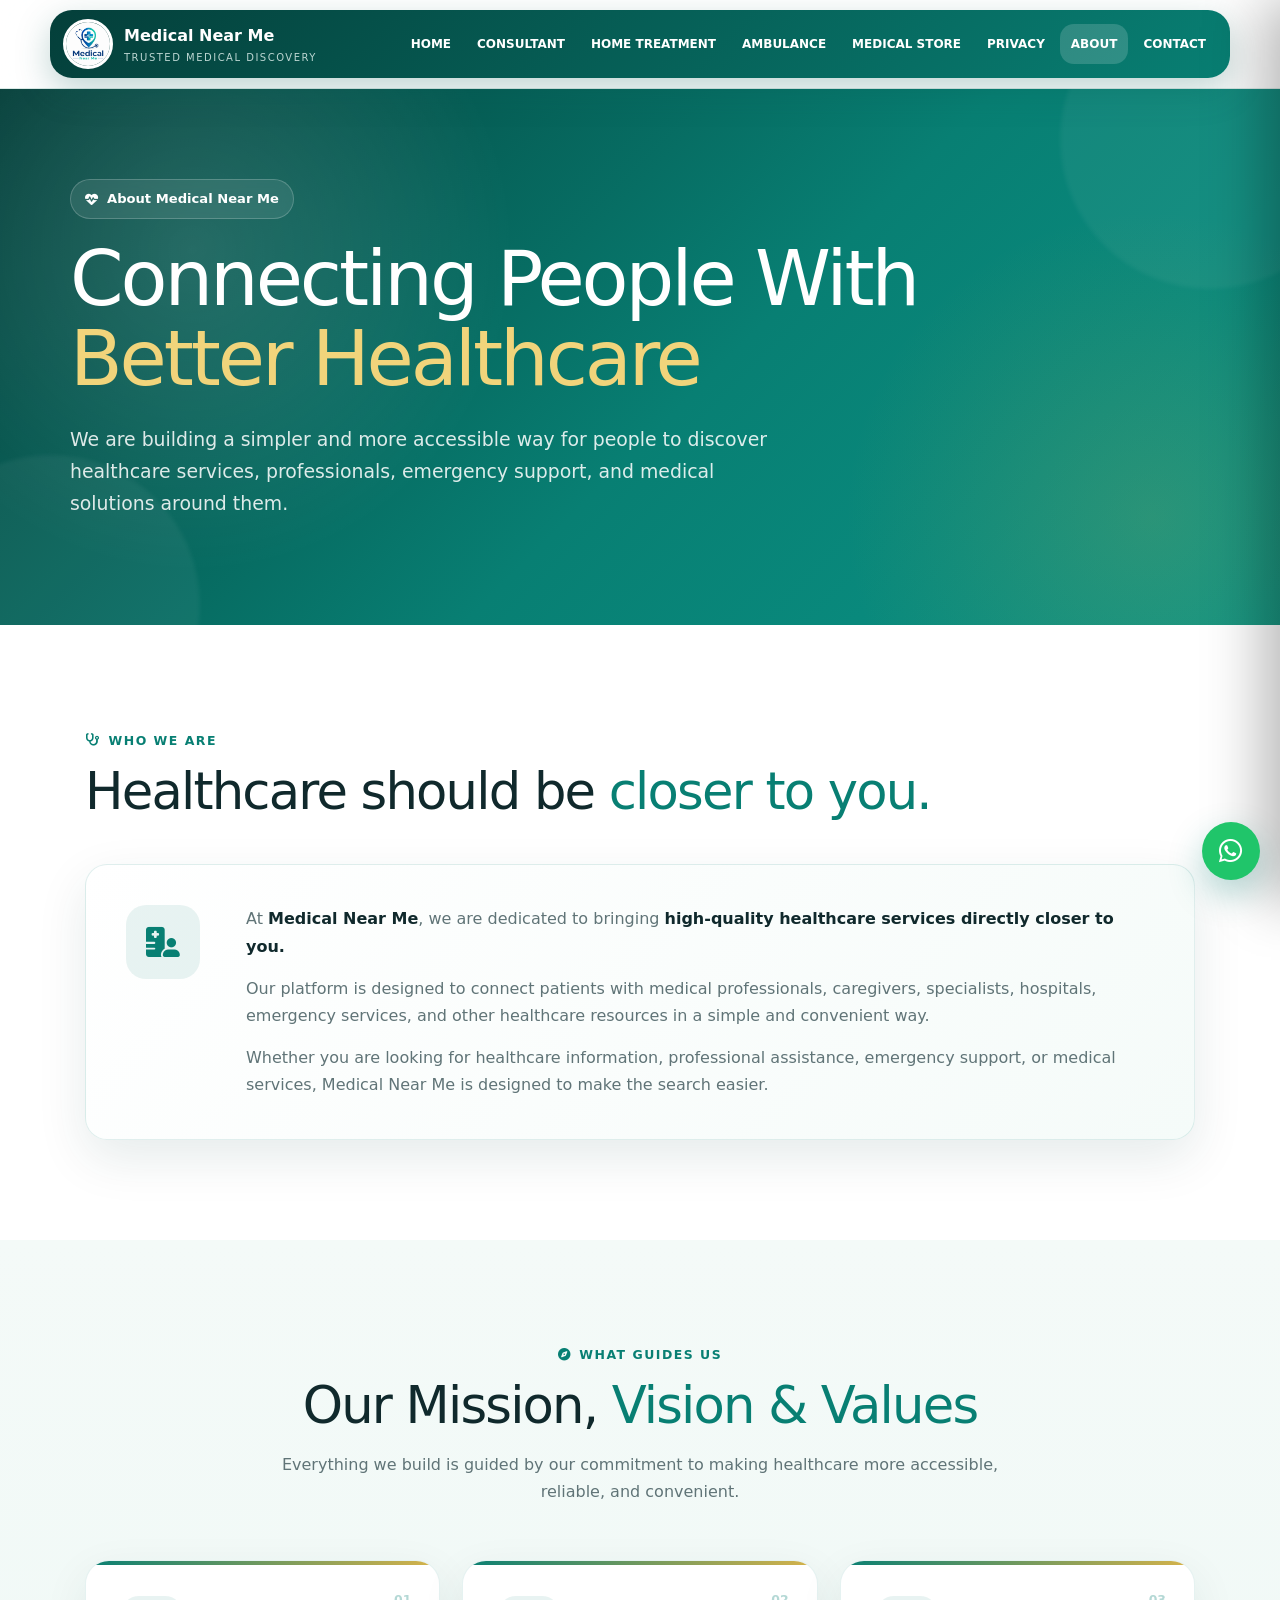
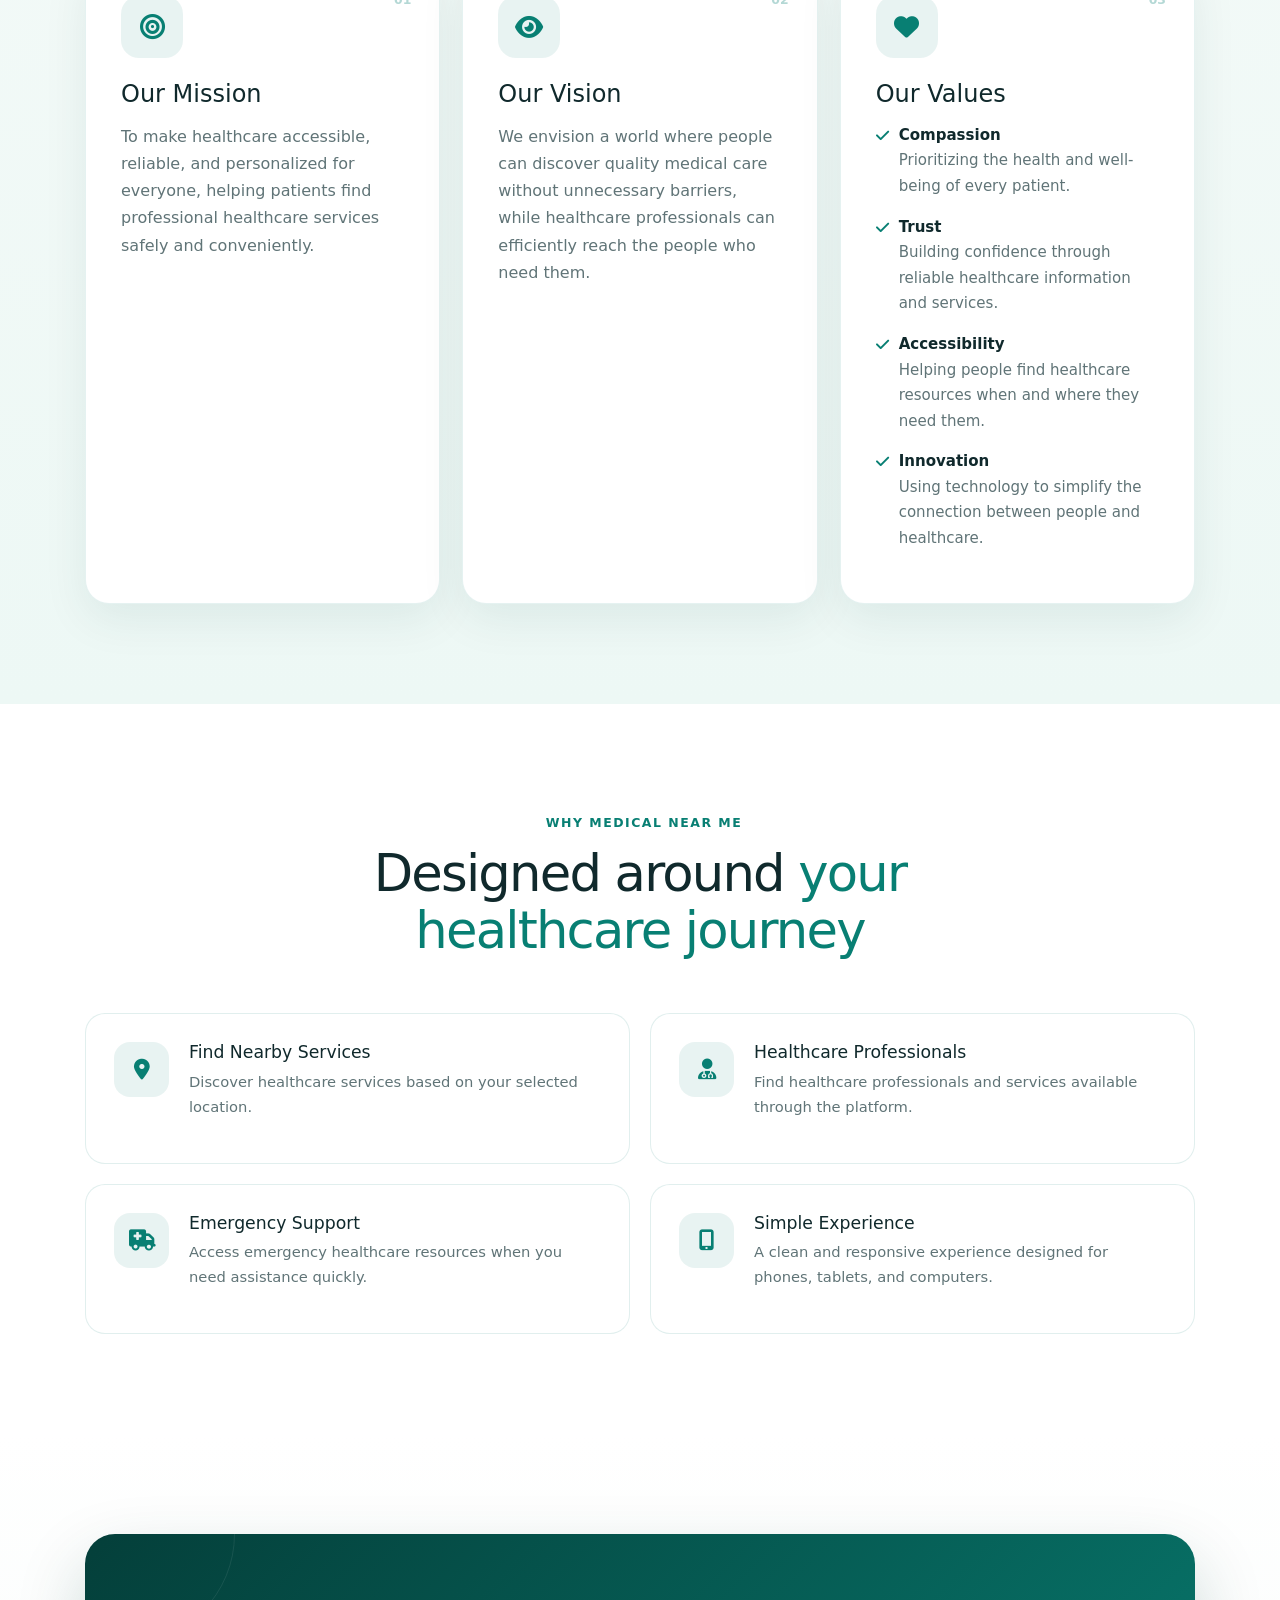
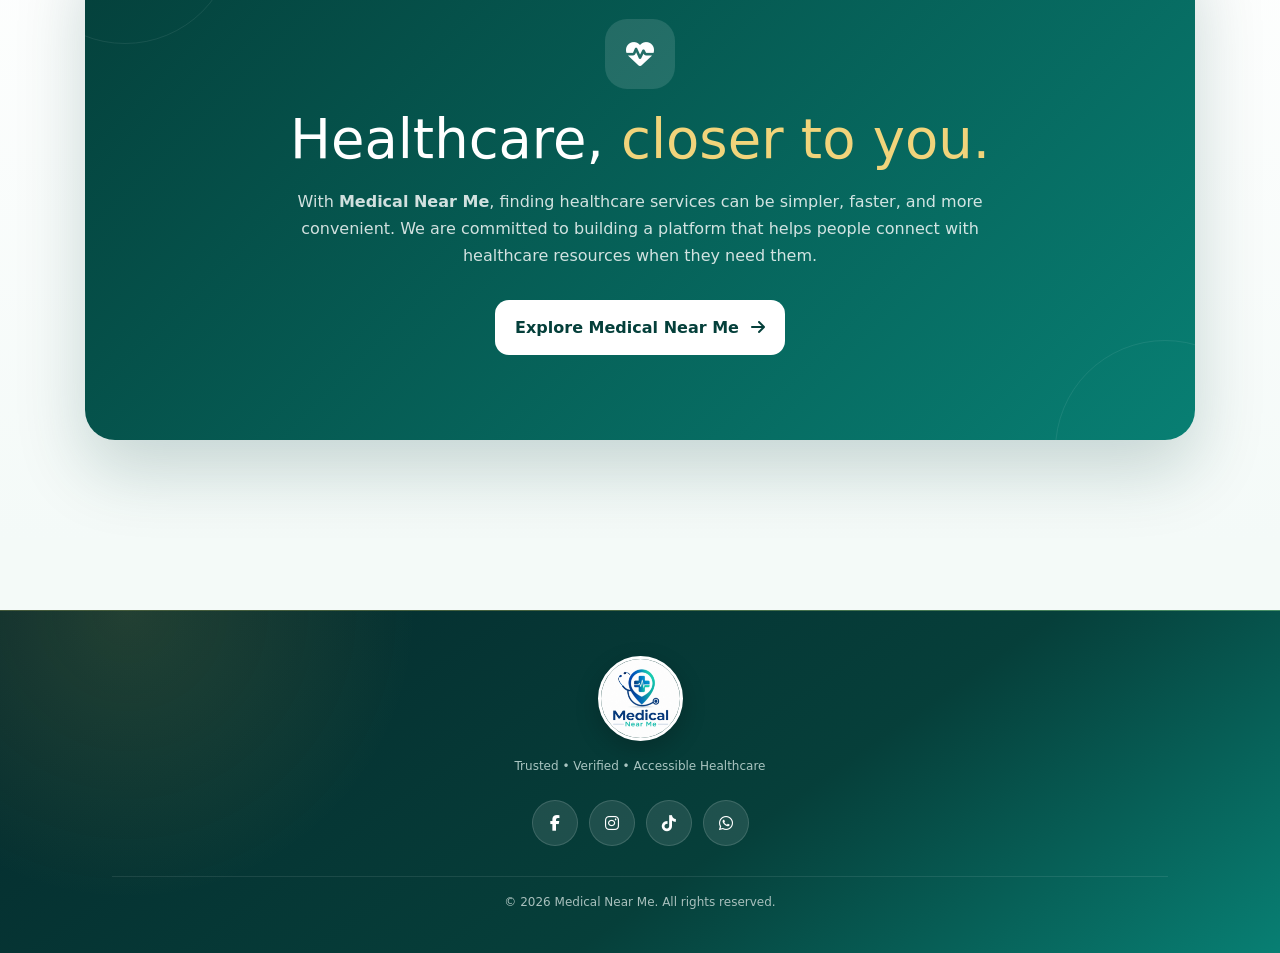
<file: about.html>
<!DOCTYPE html>
<html lang="en">

<head>

  <meta charset="UTF-8">

  <meta
    name="viewport"
    content="width=device-width, initial-scale=1, viewport-fit=cover"
  >
<title>Medical Near Me::Best App To Locate  Medical Services Near You - Google</title>
    <meta  property="og:image" content="https://www.medicalnearme.ng/assets/images/pix1.jpg" />
    <link rel="image_src" href="https://www.medicalnearme.ng/assets/images/pix1.jpg" />
  <meta
    name="theme-color"
    content="#087f73"
  >

  <meta
    name="description"
    content="Medical Near Me - Find trusted hospitals, clinics, maternity centres and pharmacies near you."
  >

  
  <!-- Bootstrap -->
  <link
    rel="stylesheet"
    href="https://cdn.jsdelivr.net/npm/bootstrap@4.6.2/dist/css/bootstrap.min.css"
  >


  <!-- Font Awesome -->
  <link
    rel="stylesheet"
    href="https://cdnjs.cloudflare.com/ajax/libs/font-awesome/4.7.0/css/font-awesome.min.css"
  >
  <link
  rel="stylesheet"
  href="https://cdnjs.cloudflare.com/ajax/libs/font-awesome/6.5.2/css/all.min.css"
>

</head>


<body>


  <!-- =========================================================
       HEADER
  ========================================================== -->

  <header class="topbar">

    <div class="header">


      <!-- BRAND -->

      <a
        href="index.html"
        class="brand"
      >

        <img
          src="assets/images/pix1.jpg"
          alt="Medical Near Me logo"
          class="rounded-circle"
        >

        <span class="brand-text">

          Medical Near Me

          <small>
            Trusted Medical Discovery
          </small>

        </span>

      </a>


      <!-- DESKTOP NAVIGATION -->

      <nav
        class="nav"
        aria-label="Main navigation"
      >

        <a
          
          href="index.html"
        >
          HOME
        </a>

        <a 
        
        href="consultant.html">
          CONSULTANT

        </a>
         <a 

      
         href="home-Treatment.html">
          HOME TREATMENT
        </a>

        <a 

          href="ambulance.html">
          AMBULANCE
        </a>
 
        <a
       href="store.html">
           MEDICAL STORE
        </a>

        <a 
        href="privacy-policy.html">
          PRIVACY
        </a>

        <a class="active" href="about.html">
          ABOUT
        </a>

        <a href="contact.html">
          CONTACT
        </a>

      </nav>

    </div>

  </header>



  <!-- =========================================================
       MOBILE OVERLAY
  ========================================================== -->

  <div
    class="overlay"
    id="overlay"
    aria-hidden="true"
  ></div>



  <!-- =========================================================
       MOBILE MENU BUTTON
  ========================================================== -->

  <button
    class="mobile-floating-menu pulse-attention"
    id="menuBtn"
    type="button"
    aria-label="Open menu"
    aria-expanded="false"
  >

    <span id="menuIcon">
      ☰
    </span>

  </button>



  <!-- =========================================================
       MOBILE SIDEBAR
  ========================================================== -->

  <aside
    class="sidebar"
    id="sidebar"
    aria-hidden="true"
  >


    <!-- CLOSE BUTTON -->

    <button
      class="close-btn"
      id="sidebarCloseBtn"
      type="button"
      aria-label="Close menu"
    >
      ✕
    </button>



    <!-- SIDEBAR BRAND -->

    <div class="sidebar-logo">

      <img
        src="assets/images/pix1.jpg"
        alt="Medical Near Me logo"
      >

      <div>

        <strong>
          Medical Near Me
        </strong>

        <span>
          Trusted &amp; Verified Healthcare
        </span>

      </div>

    </div>



    <!-- SIDEBAR NAVIGATION -->

    <nav
      class="sidebar-menu"
      aria-label="Mobile navigation"
    >

      <a
      
        href="home.html"
      >

        <span class="side-icon">
          ⌂
        </span>

        Home

      </a>


      <a 
      href="consultant.html">

        <span class="side-icon">
          🩺
        </span>

        Talk To Consultant

      </a>


      <a 

      href="home-Treatment.html">

        <span class="side-icon">
          ✚
        </span>

        Home Treatment Service

      </a>


         <a
          href="ambulance.html">

        <span class="side-icon">
          🚑
        </span>

        Ambulance Service

      </a>
        
        <a
          href="store.html">
           <span class="side-icon">
          🛒
        </span>

    
           Medical Store
        </a>
        
      <a  
        href="privacy-policy.html">

        <span class="side-icon">
          🔐
        </span>

        Privacy Policy

      </a>


      <a  class="active" href="about.html">

        <span class="side-icon">
          ⓘ
        </span>

        About Us

      </a>


      <a href="contact.html">

        <span class="side-icon">
          ☎
        </span>

        Contact Us

      </a>

    </nav>

  </aside>


  <!-- =====================================================
       MAIN CONTENT
  ====================================================== -->

  <main>

    <!-- HERO -->

    <section class="about-hero">

      <div class="hero-glow hero-glow-one"></div>
      <div class="hero-glow hero-glow-two"></div>

      <div class="container hero-content">

        <span class="hero-badge reveal">
          <i class="fa-solid fa-heart-pulse"></i>
          About Medical Near Me
        </span>

        <h1 class="reveal">
          Connecting People With
          <span>Better Healthcare</span>
        </h1>

        <p class="reveal">
          We are building a simpler and more accessible way
          for people to discover healthcare services,
          professionals, emergency support, and medical
          solutions around them.
        </p>

      </div>

    </section>


    <!-- ===================================================
         INTRODUCTION
    ==================================================== -->

    <section class="about-intro section">

      <div class="container">

        <div class="section-heading reveal">

          <span class="eyebrow">
            <i class="fa-solid fa-stethoscope"></i>
            Who We Are
          </span>

          <h2>
            Healthcare should be
            <span>closer to you.</span>
          </h2>

        </div>


        <div class="intro-card reveal">

          <div class="intro-icon">
            <i class="fa-solid fa-hospital-user"></i>
          </div>

          <div class="intro-content">

            <p>
              At <strong>Medical Near Me</strong>, we are
              dedicated to bringing
              <strong>
                high-quality healthcare services directly
                closer to you.
              </strong>
            </p>

            <p>
              Our platform is designed to connect patients
              with medical professionals, caregivers,
              specialists, hospitals, emergency services,
              and other healthcare resources in a simple
              and convenient way.
            </p>

            <p>
              Whether you are looking for healthcare
              information, professional assistance,
              emergency support, or medical services,
              Medical Near Me is designed to make the
              search easier.
            </p>

          </div>

        </div>

      </div>

    </section>


    <!-- ===================================================
         MISSION / VISION / VALUES
    ==================================================== -->

    <section class="about-pillars section">

      <div class="container">

        <div class="section-heading centered reveal">

          <span class="eyebrow">
            <i class="fa-solid fa-compass"></i>
            What Guides Us
          </span>

          <h2>
            Our Mission,
            <span>Vision & Values</span>
          </h2>

          <p>
            Everything we build is guided by our commitment
            to making healthcare more accessible,
            reliable, and convenient.
          </p>

        </div>


        <div class="about-grid">


          <!-- MISSION -->

          <article
            class="about-card mission-card reveal-left"
          >

            <div class="card-icon">
              <i class="fa-solid fa-bullseye"></i>
            </div>

            <span class="card-number">
              01
            </span>

            <h3>
              Our Mission
            </h3>

            <p>
              To make healthcare accessible, reliable,
              and personalized for everyone, helping
              patients find professional healthcare
              services safely and conveniently.
            </p>

          </article>


          <!-- VISION -->

          <article
            class="about-card vision-card reveal"
          >

            <div class="card-icon">
              <i class="fa-solid fa-eye"></i>
            </div>

            <span class="card-number">
              02
            </span>

            <h3>
              Our Vision
            </h3>

            <p>
              We envision a world where people can
              discover quality medical care without
              unnecessary barriers, while healthcare
              professionals can efficiently reach
              the people who need them.
            </p>

          </article>


          <!-- VALUES -->

          <article
            class="about-card values-card reveal-right"
          >

            <div class="card-icon">
              <i class="fa-solid fa-heart"></i>
            </div>

            <span class="card-number">
              03
            </span>

            <h3>
              Our Values
            </h3>

            <ul class="values-list">

              <li>
                <i class="fa-solid fa-check"></i>

                <span>
                  <strong>Compassion</strong>
                  Prioritizing the health and
                  well-being of every patient.
                </span>

              </li>

              <li>
                <i class="fa-solid fa-check"></i>

                <span>
                  <strong>Trust</strong>
                  Building confidence through
                  reliable healthcare information
                  and services.
                </span>

              </li>

              <li>
                <i class="fa-solid fa-check"></i>

                <span>
                  <strong>Accessibility</strong>
                  Helping people find healthcare
                  resources when and where they
                  need them.
                </span>

              </li>

              <li>
                <i class="fa-solid fa-check"></i>

                <span>
                  <strong>Innovation</strong>
                  Using technology to simplify
                  the connection between people
                  and healthcare.
                </span>

              </li>

            </ul>

          </article>

        </div>

      </div>

    </section>


    <!-- ===================================================
         PLATFORM FEATURES
    ==================================================== -->

    <section class="about-features section">

      <div class="container">

        <div class="section-heading centered reveal">

          <span class="eyebrow">
            <i class="fa-solid fa-sparkles"></i>
            Why Medical Near Me
          </span>

          <h2>
            Designed around
            <span>your healthcare journey</span>
          </h2>

        </div>


        <div class="features-grid">


          <div class="feature-item reveal">

            <div class="feature-icon">
              <i class="fa-solid fa-location-dot"></i>
            </div>

            <div>
              <h3>
                Find Nearby Services
              </h3>

              <p>
                Discover healthcare services based
                on your selected location.
              </p>
            </div>

          </div>


          <div class="feature-item reveal">

            <div class="feature-icon">
              <i class="fa-solid fa-user-doctor"></i>
            </div>

            <div>
              <h3>
                Healthcare Professionals
              </h3>

              <p>
                Find healthcare professionals and
                services available through the platform.
              </p>
            </div>

          </div>


          <div class="feature-item reveal">

            <div class="feature-icon">
              <i class="fa-solid fa-truck-medical"></i>
            </div>

            <div>
              <h3>
                Emergency Support
              </h3>

              <p>
                Access emergency healthcare resources
                when you need assistance quickly.
              </p>
            </div>

          </div>


          <div class="feature-item reveal">

            <div class="feature-icon">
              <i class="fa-solid fa-mobile-screen-button"></i>
            </div>

            <div>
              <h3>
                Simple Experience
              </h3>

              <p>
                A clean and responsive experience
                designed for phones, tablets,
                and computers.
              </p>
            </div>

          </div>

        </div>

      </div>

    </section>


    <!-- ===================================================
         CONCLUSION / CTA
    ==================================================== -->

    <section class="about-cta section">

      <div class="container">

        <div class="cta-card reveal">

          <div class="cta-decoration cta-decoration-one"></div>
          <div class="cta-decoration cta-decoration-two"></div>

          <div class="cta-icon">
            <i class="fa-solid fa-heart-pulse"></i>
          </div>

          <h2>
            Healthcare,
            <span>closer to you.</span>
          </h2>

          <p>
            With <strong>Medical Near Me</strong>,
            finding healthcare services can be
            simpler, faster, and more convenient.
            We are committed to building a platform
            that helps people connect with healthcare
            resources when they need them.
          </p>

          <a
            href="index.html"
            class="cta-button"
          >
            <span>
              Explore Medical Near Me
            </span>

            <i class="fa-solid fa-arrow-right"></i>
          </a>

        </div>

      </div>

    </section>

  </main>


  <!-- =====================================================
       FOOTER
  ====================================================== -->

  <footer>


    <div class="footer-inner">


      <!-- FOOTER BRAND -->

      <div class="footer-brand">

        <img
          src="assets/images/pix1.jpg"
          alt="Medical Near Me logo"
        >


        <div>


          <span>
            Trusted • Verified • Accessible Healthcare
          </span>

        </div>

      </div>





      <!-- SOCIAL MEDIA -->

      <div class="socials">

<div class="socials">

  <a
    href="https://web.facebook.com/Medicalnearme"
    target="_blank"
    rel="noopener noreferrer"
    aria-label="Facebook"
  >
    <i class="fa-brands fa-facebook-f"></i>
  </a>

  <a
    href="https://www.instagram.com/medicalnearme"
    target="_blank"
    rel="noopener noreferrer"
    aria-label="Instagram"
  >
    <i class="fa-brands fa-instagram"></i>
  </a>

  <a
    href="https://vm.tiktok.com/ZS9FbocvfKC46-ZDgz8/"
    target="_blank"
    rel="noopener noreferrer"
    aria-label="TikTok"
  >
    <i class="fa-brands fa-tiktok"></i>
  </a>

  <a
    href="https://wa.me/+2348025083945"
    target="_blank"
    rel="noopener noreferrer"
    aria-label="WhatsApp"
  >
    <i class="fa-brands fa-whatsapp"></i>
  </a>

</div>

    </div>



    <!-- COPYRIGHT -->

    <div class="copyright">

      &copy; 2026 Medical Near Me.
      All rights reserved.

    </div>

  </footer>
  

  <!-- =========================================================
       FLOATING WHATSAPP BUTTON
  ========================================================== -->

  <a
    class="floating-whatsapp"
    href="https://wa.me/+2348025083945"
    target="_blank"
    rel="noopener noreferrer"
    aria-label="Contact Medical Near Me on WhatsApp"
  >

  <i class="fa-brands fa-whatsapp"></i>

  </a>

<style>
  /* =========================================================
   MEDICAL NEAR ME
   ABOUT PAGE CSS
========================================================= */

:root {
  --g: #087f73;
  --gd: #043f3a;
  --gold: #d7b34a;
  --ink: #10292c;
  --bg: #f4faf8;
  --white: #ffffff;
  --muted: #607477;
  --border: rgba(8, 127, 115, 0.12);

  --shadow:
    0 18px 50px rgba(4, 63, 58, 0.10);

  --radius: 22px;
}


/* =========================================================
   RESET
========================================================= */

* {
  box-sizing: border-box;
  margin: 0;
  padding: 0;
}


html {
  scroll-behavior: smooth;
  overflow-x: hidden;
}


body {
  min-height: 100vh;
  font-family:
    Inter,
    system-ui,
    -apple-system,
    BlinkMacSystemFont,
    "Segoe UI",
    sans-serif;

  background: var(--bg);
  color: var(--ink);

  overflow-x: hidden;

  line-height: 1.7;
}


img {
  max-width: 100%;
  display: block;
}


a {
  color: inherit;
  text-decoration: none;
}


button,
a {
  -webkit-tap-highlight-color: transparent;
}


button {
  font: inherit;
}


.container {
  width: min(
    1180px,
    calc(100% - 40px)
  );

  margin-inline: auto;
}


/* =========================================================
   TOPBAR
========================================================= */

.topbar {
  position: sticky;
  top: 0;
  z-index: 1100;

  padding: 10px;

  background: rgba(255, 255, 255, 0.92);
  backdrop-filter: blur(18px);

  border-bottom: 1px solid #dceae7;
}

.header {
  max-width: 1180px;
  min-height: 68px;

  margin: auto;
  padding: 8px 13px;

  display: flex;
  align-items: center;
  justify-content: space-between;

  border-radius: 22px;

  background: linear-gradient(
    135deg,
    var(--gd),
    var(--g)
  );

  box-shadow: 0 12px 35px rgba(4, 86, 79, 0.25);
}

.brand {
  display: flex;
  align-items: center;
  gap: 11px;

  color: #fff;
  font-weight: 900;
}

.brand img {
  width: 50px;
  height: 50px;

  object-fit: cover;

  border: 3px solid #fff;
  border-radius: 50%;
}

.brand-text {
  display: block;
}

.brand small {
  display: block;

  font-size: 10px;
  letter-spacing: 1.5px;

  color: #bcd6d2;

  text-transform: uppercase;
}


/* =========================================================
   NAVIGATION
========================================================= */

.nav {
  display: flex;
  align-items: center;
  gap: 4px;
}

.nav a {
  color: #fff;

  padding: 10px 11px;

  border-radius: 14px;

  font-size: 12px;
  font-weight: 800;

  transition: 0.25s ease;
}

.nav a:hover,
.nav a.active {
  background: rgba(255, 255, 255, 0.16);
}


/* =========================================================
   MOBILE FLOATING MENU
========================================================= */

.mobile-floating-menu {
  display: none;
}

@media screen and (max-width: 850px) {

  .nav {
    display: none !important;
  }

  .header {
    min-height: 62px;
    border-radius: 18px;
  }

  .brand-text,
  .brand small {
    display: none;
  }

  .mobile-floating-menu {
    display: flex !important;

    position: fixed !important;

    right: 17px !important;
    bottom: 88px !important;

    width: 60px !important;
    height: 60px !important;

    min-width: 60px !important;
    min-height: 60px !important;

    padding: 0 !important;
    margin: 0 !important;

    align-items: center !important;
    justify-content: center !important;

    border: 2px solid rgba(255, 255, 255, 0.95) !important;
    border-radius: 50% !important;

    background: linear-gradient(
      135deg,
      #043f3a,
      #087f73
    ) !important;

    color: #fff !important;

    font-size: 26px !important;
    line-height: 1 !important;

    cursor: pointer !important;

    visibility: visible !important;
    opacity: 1 !important;

    pointer-events: auto !important;

    z-index: 99999 !important;

    box-shadow:
      0 10px 30px rgba(0, 0, 0, 0.30),
      0 0 0 3px rgba(215, 179, 74, 0.25) !important;
  }
}


@media screen and (max-width: 480px) {

  .mobile-floating-menu {
    right: 15px !important;
    bottom: 86px !important;

    width: 57px !important;
    height: 57px !important;

    min-width: 57px !important;
    min-height: 57px !important;

    font-size: 24px !important;
  }
}


/* =========================================================
   SIDEBAR OVERLAY
========================================================= */

.overlay {
  position: fixed;
  inset: 0;

  z-index: 1200;

  background: rgba(0, 0, 0, 0.48);

  opacity: 0;
  visibility: hidden;

  transition:
    opacity 0.3s ease,
    visibility 0.3s ease;
}

.overlay.show {
  opacity: 1;
  visibility: visible;
}


/* =========================================================
   SIDEBAR
========================================================= */

.sidebar {
  position: fixed;

  top: 0;
  right: -390px;

  width: min(390px, 88vw);
  height: 100vh;

  z-index: 1250;

  padding: 28px 25px;

  color: #fff;

  background:
    radial-gradient(
      circle at 90% 0%,
      rgba(215, 179, 74, 0.16),
      transparent 25%
    ),
    linear-gradient(
      160deg,
      #061e23,
      #063f3a 70%,
      #087f73
    );

  box-shadow: -18px 0 55px rgba(0, 0, 0, 0.28);

  transition: right 0.38s ease;

  overflow-y: auto;
overflow-x: hidden;
-webkit-overflow-scrolling: touch;
scrollbar-width: thin;
}

.sidebar.open {
  right: 0;
}

.sidebar-logo {
  display: flex;
  align-items: center;

  gap: 12px;

  padding: 10px 6px 27px;

  border-bottom: 1px solid rgba(255, 255, 255, 0.12);
}

.sidebar-logo img {
  width: 55px;
  height: 55px;

  object-fit: cover;

  border-radius: 50%;
  border: 2px solid #fff;
}

.sidebar-logo strong {
  font-size: 17px;
}

.sidebar-logo span {
  display: block;

  color: #aac5c1;

  font-size: 11px;
}

.close-btn {
  position: absolute;

  right: 21px;
  top: 23px;

  width: 46px;
  height: 46px;

  border-radius: 50%;

  border: 1px solid rgba(215, 179, 74, 0.65);

  background: rgba(255, 255, 255, 0.07);

  color: #fff;

  font-size: 22px;

  cursor: pointer;
}

.sidebar-menu {
  padding-top: 27px;
}

.sidebar-menu a {
  display: flex;
  align-items: center;

  gap: 14px;

  color: #fff;

  padding: 15px 16px;
  margin: 6px 0;

  border-radius: 16px;

  font-weight: 700;

  transition: 0.25s ease;
}

.sidebar-menu a:hover,
.sidebar-menu a.active {
  background: rgba(255, 255, 255, 0.1);

  transform: translateX(-4px);

  border-left: 3px solid var(--gold);
}

.side-icon {
  width: 35px;
  height: 35px;

  display: inline-flex;

  align-items: center;
  justify-content: center;

  border-radius: 11px;

  background: rgba(255, 255, 255, 0.1);

  color: #f5d978;
}


/* =========================================================
   HERO
========================================================= */

.about-hero {
  position: relative;

  min-height: 500px;

  display: flex;
  align-items: center;

  overflow: hidden;

  background:
    linear-gradient(
      135deg,
      var(--gd) 0%,
      var(--g) 55%,
      #0a9486 100%
    );

  color: var(--white);
}


.about-hero::after {
  content: "";

  position: absolute;

  inset: 0;

  background:
    radial-gradient(
      circle at 15% 30%,
      rgba(255,255,255,0.13),
      transparent 28%
    ),
    radial-gradient(
      circle at 90% 80%,
      rgba(215,179,74,0.16),
      transparent 25%
    );

  pointer-events: none;
}


.hero-content {
  position: relative;
  z-index: 2;

  padding: 90px 0;
}


.hero-badge {
  display: inline-flex;
  align-items: center;
  gap: 9px;

  padding: 8px 14px;

  margin-bottom: 20px;

  border: 1px solid
    rgba(255,255,255,0.20);

  border-radius: 999px;

  background:
    rgba(255,255,255,0.09);

  font-size: 0.82rem;
  font-weight: 800;

  backdrop-filter: blur(8px);
}


.hero-content h1 {
  max-width: 850px;

  font-size:
    clamp(
      2.4rem,
      6vw,
      4.8rem
    );

  line-height: 1.04;

  letter-spacing: -0.04em;

  margin-bottom: 24px;
}


.hero-content h1 span {
  color: #f1d47b;
}


.hero-content p {
  max-width: 720px;

  color:
    rgba(255,255,255,0.86);

  font-size:
    clamp(
      1rem,
      2vw,
      1.18rem
    );
}


.hero-glow {
  position: absolute;

  width: 300px;
  height: 300px;

  border-radius: 50%;

  filter: blur(2px);

  background:
    rgba(255,255,255,0.05);
}


.hero-glow-one {
  right: -80px;
  top: -100px;
}


.hero-glow-two {
  left: -100px;
  bottom: -130px;
}


/* =========================================================
   SECTIONS
========================================================= */

.section {
  padding: 100px 0;
}


.about-intro {
  background: var(--white);
}


.section-heading {
  margin-bottom: 45px;
}


.section-heading.centered {
  text-align: center;
  max-width: 760px;
  margin-inline: auto;
  margin-bottom: 55px;
}


.eyebrow {
  display: inline-flex;
  align-items: center;
  gap: 8px;

  color: var(--g);

  font-size: 0.78rem;
  font-weight: 900;

  text-transform: uppercase;
  letter-spacing: 0.12em;

  margin-bottom: 12px;
}


.section-heading h2 {
  font-size:
    clamp(
      2rem,
      4vw,
      3.2rem
    );

  line-height: 1.1;

  letter-spacing: -0.035em;

  color: var(--ink);
}


.section-heading h2 span {
  color: var(--g);
}


.section-heading p {
  margin-top: 17px;
  color: var(--muted);
}


/* =========================================================
   INTRO CARD
========================================================= */

.intro-card {
  display: grid;

  grid-template-columns:
    90px 1fr;

  gap: 30px;

  padding: 40px;

  border: 1px solid var(--border);

  border-radius: var(--radius);

  background:
    linear-gradient(
      135deg,
      #ffffff,
      #f5fbf9
    );

  box-shadow: var(--shadow);
}


.intro-icon {
  width: 74px;
  height: 74px;

  border-radius: 20px;

  display: grid;
  place-items: center;

  background:
    rgba(8,127,115,0.09);

  color: var(--g);

  font-size: 30px;
}


.intro-content p {
  color: var(--muted);

  margin-bottom: 15px;
}


.intro-content p:last-child {
  margin-bottom: 0;
}


.intro-content strong {
  color: var(--ink);
}


/* =========================================================
   PILLARS
========================================================= */

.about-pillars {
  background:
    linear-gradient(
      180deg,
      var(--bg),
      #edf8f5
    );
}


.about-grid {
  display: grid;

  grid-template-columns:
    repeat(3, 1fr);

  gap: 22px;
}


.about-card {
  position: relative;

  min-height: 100%;

  padding: 35px;

  border:
    1px solid
    rgba(8,127,115,0.10);

  border-radius: 24px;

  background: var(--white);

  box-shadow:
    0 15px 45px
    rgba(4,63,58,0.08);

  overflow: hidden;

  transition:
    transform 0.35s ease,
    box-shadow 0.35s ease;
}


.about-card::before {
  content: "";

  position: absolute;

  left: 0;
  top: 0;

  width: 100%;
  height: 4px;

  background:
    linear-gradient(
      90deg,
      var(--g),
      var(--gold)
    );
}


.about-card:hover {
  transform: translateY(-9px);

  box-shadow:
    0 25px 60px
    rgba(4,63,58,0.13);
}


.card-icon {
  width: 62px;
  height: 62px;

  margin-bottom: 22px;

  border-radius: 18px;

  display: grid;
  place-items: center;

  background:
    rgba(8,127,115,0.09);

  color: var(--g);

  font-size: 25px;
}


.card-number {
  position: absolute;

  top: 28px;
  right: 28px;

  font-size: 0.78rem;
  font-weight: 900;

  color:
    rgba(8,127,115,0.30);
}


.about-card h3 {
  font-size: 1.5rem;

  margin-bottom: 14px;

  color: var(--ink);
}


.about-card p {
  color: var(--muted);
}


.values-list {
  list-style: none;

  display: grid;

  gap: 15px;
}


.values-list li {
  display: flex;
  align-items: flex-start;
  gap: 10px;

  color: var(--muted);

  font-size: 0.94rem;
}


.values-list li i {
  flex: 0 0 auto;

  margin-top: 5px;

  color: var(--g);
}


.values-list strong {
  display: block;
  color: var(--ink);
}


/* =========================================================
   FEATURES
========================================================= */

.about-features {
  background: var(--white);
}


.features-grid {
  display: grid;

  grid-template-columns:
    repeat(2, 1fr);

  gap: 20px;
}


.feature-item {
  display: flex;

  align-items: flex-start;

  gap: 20px;

  padding: 28px;

  border:
    1px solid
    var(--border);

  border-radius: 20px;

  background: #fff;

  transition:
    transform 0.3s ease,
    box-shadow 0.3s ease;
}


.feature-item:hover {
  transform: translateY(-5px);

  box-shadow:
    0 18px 45px
    rgba(4,63,58,0.09);
}


.feature-icon {
  flex: 0 0 auto;

  width: 55px;
  height: 55px;

  border-radius: 16px;

  display: grid;
  place-items: center;

  background:
    rgba(8,127,115,0.09);

  color: var(--g);

  font-size: 21px;
}


.feature-item h3 {
  margin-bottom: 6px;

  color: var(--ink);

  font-size: 1.08rem;
}


.feature-item p {
  color: var(--muted);

  font-size: 0.92rem;
}


/* =========================================================
   CTA
========================================================= */

.about-cta {
  background:
    linear-gradient(
      180deg,
      var(--white),
      var(--bg)
    );
}


.cta-card {
  position: relative;

  text-align: center;

  overflow: hidden;

  padding:
    clamp(45px, 8vw, 85px)
    30px;

  border-radius: 30px;

  color: var(--white);

  background:
    linear-gradient(
      135deg,
      var(--gd),
      var(--g)
    );

  box-shadow:
    0 30px 70px
    rgba(4,63,58,0.20);
}


.cta-card > * {
  position: relative;
  z-index: 2;
}


.cta-icon {
  width: 70px;
  height: 70px;

  margin:
    0 auto 22px;

  border-radius: 22px;

  display: grid;
  place-items: center;

  background:
    rgba(255,255,255,0.12);

  font-size: 28px;
}


.cta-card h2 {
  font-size:
    clamp(
      2rem,
      5vw,
      3.4rem
    );

  line-height: 1.08;

  margin-bottom: 18px;
}


.cta-card h2 span {
  color: #f1d47b;
}


.cta-card p {
  max-width: 720px;

  margin: 0 auto 30px;

  color:
    rgba(255,255,255,0.82);
}


.cta-button {
  display: inline-flex;

  align-items: center;
  gap: 12px;

  padding: 14px 20px;

  border-radius: 14px;

  background: var(--white);
  color: var(--gd);

  font-weight: 900;

  transition:
    transform 0.25s ease,
    box-shadow 0.25s ease;
}


.cta-button:hover {
  transform: translateY(-3px);

  box-shadow:
    0 12px 30px
    rgba(0,0,0,0.15);
}


.cta-decoration {
  position: absolute;

  width: 220px;
  height: 220px;

  border-radius: 50%;

  border:
    1px solid
    rgba(255,255,255,0.08);
}


.cta-decoration-one {
  top: -110px;
  left: -70px;
}


.cta-decoration-two {
  right: -80px;
  bottom: -120px;
}


/* =========================================================
   FOOTER
========================================================= */

footer {
  position: relative;

  margin-top: 70px;

  color: #fff;

  text-align: center;

  overflow: hidden;

  background:
    radial-gradient(
      circle at 10% 0%,
      rgba(215, 179, 74, 0.14),
      transparent 24%
    ),
    linear-gradient(
      145deg,
      #052a2d,
      #063f3a 60%,
      #087f73
    );

  border-top: 1px solid rgba(215, 179, 74, 0.3);

  animation:
    footerGlow 3s ease-in-out infinite;
}

footer::before {
  content: "";

  position: absolute;

  top: 0;
  left: -100%;

  width: 70%;
  height: 2px;

  background:
    linear-gradient(
      90deg,
      transparent,
      var(--gold),
      #fff,
      var(--g),
      transparent
    );

  animation:
    footerSweep 3.5s linear infinite;
}

.footer-inner {
  position: relative;

  max-width: 1100px;

  margin: auto;

  padding: 45px 22px 25px;
}

.footer-brand {
  display: flex;

  flex-direction: column;

  align-items: center;

  justify-content: center;

  gap: 12px;
}

.footer-brand img {
  width: 85px;
  height: 85px;

  border-radius: 50%;

  object-fit: cover;

  border: 3px solid #fff;

  box-shadow:
    0 8px 25px rgba(0, 0, 0, 0.2);
}

.footer-brand strong {
  display: block;

  font-size: 22px;
}

.footer-brand span {
  display: block;

  margin-top: 3px;

  color: #aac5c1;

  font-size: 12px;
}

.social-title {
  margin-top: 30px;

  color: #f4d36a;

  font-size: 12px;

  font-weight: 900;

  letter-spacing: 1.4px;

  text-transform: uppercase;
}

.socials {
  display: flex;

  justify-content: center;
  align-items: center;

  gap: 11px;

  flex-wrap: wrap;

  margin-top: 12px;
}

.socials a {
  width: 46px;
  height: 46px;

  border-radius: 50%;

  display: inline-flex;

  align-items: center;
  justify-content: center;

  color: #fff;

  background: rgba(255, 255, 255, 0.1);

  border: 1px solid rgba(255, 255, 255, 0.14);

  transition: 0.25s;
}

.socials a:hover {
  transform: translateY(-3px);

  background: rgba(255, 255, 255, 0.18);
}

.socials img {
  width: 32px;
  height: 32px;

  border-radius: 50%;

  object-fit: cover;
}

.footer-application {
  display: none !important;
}

.copyright {
  margin-top: 30px;

  padding: 15px;

  text-align: center;

  color: #a9c0bd;

  font-size: 12px;

  border-top:
    1px solid rgba(255, 255, 255, 0.09);
}


.floating-whatsapp {

  position: fixed;

  right: 20px;
  bottom: 20px;

  z-index: 6000;

  width: 58px;
  height: 58px;

  display: flex;

  align-items: center;
  justify-content: center;

  border-radius: 50%;

  background: #20c56a;

  color: white;

  font-size: 27px;

  box-shadow:
    0 14px 35px
    rgba(8,127,115,.30);

  animation:
    whatsappFloat 2.5s
    ease-in-out infinite;

}


.whatsapp-pulse {

  position: absolute;

  inset: -7px;

  border:
    2px solid
    rgba(32,197,106,.35);

  border-radius: 50%;

  animation:
    whatsappPulse 2s
    ease-out infinite;

}


@keyframes whatsappFloat {

  0%,
  100% {

    transform:
      translateY(0);

  }

  50% {

    transform:
      translateY(-5px);

  }

}


@keyframes whatsappPulse {

  0% {

    transform:
      scale(.75);

    opacity: .9;

  }

  100% {

    transform:
      scale(1.35);

    opacity: 0;

  }

}


/* =========================================================
   REVEAL ANIMATIONS
========================================================= */

.reveal,
.reveal-left,
.reveal-right {
  opacity: 0;

  transition:
    opacity 0.75s ease,
    transform 0.75s
    cubic-bezier(
      0.22,
      1,
      0.36,
      1
    );
}


.reveal {
  transform: translateY(35px);
}


.reveal-left {
  transform: translateX(-45px);
}


.reveal-right {
  transform: translateX(45px);
}


.reveal.show,
.reveal-left.show,
.reveal-right.show {
  opacity: 1;

  transform: translate(
    0,
    0
  );
}


/* =========================================================
   MOBILE
========================================================= */

@media (max-width: 850px) {

  .desktop-nav {
    display: none;
  }


  .mobile-floating-menu {
    display: flex;
  }


  .topbar-inner {
    min-height: 68px;
  }


  .about-grid {
    grid-template-columns: 1fr;
  }


  .features-grid {
    grid-template-columns: 1fr;
  }


  .footer-inner {
    grid-template-columns: 1fr;
  }

}


@media (max-width: 650px) {

  .container {
    width:
      min(
        100% - 28px,
        1180px
      );
  }


  .topbar-inner {
    width:
      calc(100% - 28px);
  }


  .brand-name {
    font-size: 0.9rem;
  }


  .brand-logo {
    width: 40px;
    height: 40px;
  }


  .about-hero {
    min-height: 440px;
  }


  .hero-content {
    padding: 70px 0;
  }


  .section {
    padding: 70px 0;
  }


  .intro-card {
    grid-template-columns: 1fr;

    padding: 27px;

    gap: 20px;
  }


  .intro-icon {
    width: 62px;
    height: 62px;
  }


  .about-card {
    padding: 28px;
  }


  .feature-item {
    padding: 23px;
  }


  .mobile-floating-menu {
    right: 15px;
    bottom: 75px;

    width: 52px;
    height: 52px;
  }


  .sidebar {
    width:
      min(
        340px,
        90vw
      );
  }

}


/* =========================================================
   REDUCED MOTION
========================================================= */

@media (
  prefers-reduced-motion: reduce
) {

  html {
    scroll-behavior: auto;
  }


  *,
  *::before,
  *::after {
    animation-duration: 0.01ms !important;
    animation-iteration-count: 1 !important;

    transition-duration: 0.01ms !important;
  }


  .reveal,
  .reveal-left,
  .reveal-right {
    opacity: 1;

    transform: none;
  }

}
</style>

  <!-- =====================================================
       ABOUT PAGE JAVASCRIPT
  ====================================================== -->

  <script>
    /* =========================================================
   MEDICAL NEAR ME
   ABOUT PAGE JAVASCRIPT

   FEATURES:
   - Mobile floating menu
   - Sidebar
   - Overlay
   - Close button
   - Escape key
   - Sidebar link handling
   - Scroll reveal animations
   - Active navigation
   - No page loader
   - No external animation library required
========================================================= */

(function () {

  "use strict";


  /* =======================================================
     DOM READY
  ======================================================= */

  function startAboutPage() {

    console.log(
      "Medical Near Me About Page initialized."
    );


    /* =====================================================
       GET MENU ELEMENTS
    ====================================================== */

    const menuButton =
      document.querySelector(
        ".mobile-floating-menu"
      );


    const sidebar =
      document.querySelector(
        ".sidebar"
      );


    const overlay =
      document.querySelector(
        ".overlay"
      );


    const closeButton =
      document.querySelector(
        ".close-btn"
      );


    console.log(
      "Menu button:",
      menuButton
    );

    console.log(
      "Sidebar:",
      sidebar
    );

    console.log(
      "Overlay:",
      overlay
    );

    console.log(
      "Close button:",
      closeButton
    );


    /* =====================================================
       MENU ELEMENT CHECK
    ====================================================== */

    if (!menuButton) {

      console.warn(
        "Medical Near Me: " +
        ".mobile-floating-menu was not found."
      );

    }


    if (!sidebar) {

      console.warn(
        "Medical Near Me: " +
        ".sidebar was not found."
      );

    }


    /* =====================================================
       OPEN SIDEBAR
    ====================================================== */

    function openSidebar() {

      if (!sidebar) {
        return;
      }


      sidebar.classList.add(
        "open"
      );


      if (overlay) {

        overlay.classList.add(
          "show"
        );

        overlay.setAttribute(
          "aria-hidden",
          "false"
        );

      }


      sidebar.setAttribute(
        "aria-hidden",
        "false"
      );


      if (menuButton) {

        menuButton.setAttribute(
          "aria-expanded",
          "true"
        );

        menuButton.setAttribute(
          "aria-label",
          "Close menu"
        );

      }


      /*
         Prevent the page behind the
         sidebar from scrolling.
      */

      document.body.style.overflow =
        "hidden";


      console.log(
        "Medical Near Me: Sidebar opened."
      );

    }


    /* =====================================================
       CLOSE SIDEBAR
    ====================================================== */

    function closeSidebar() {

      if (sidebar) {

        sidebar.classList.remove(
          "open"
        );

        sidebar.setAttribute(
          "aria-hidden",
          "true"
        );

      }


      if (overlay) {

        overlay.classList.remove(
          "show"
        );

        overlay.setAttribute(
          "aria-hidden",
          "true"
        );

      }


      if (menuButton) {

        menuButton.setAttribute(
          "aria-expanded",
          "false"
        );

        menuButton.setAttribute(
          "aria-label",
          "Open menu"
        );

      }


      document.body.style.overflow =
        "";


      console.log(
        "Medical Near Me: Sidebar closed."
      );

    }


    /* =====================================================
       TOGGLE SIDEBAR
    ====================================================== */

    function toggleSidebar() {

      if (!sidebar) {
        return;
      }


      if (
        sidebar.classList.contains(
          "open"
        )
      ) {

        closeSidebar();

      } else {

        openSidebar();

      }

    }


    /* =====================================================
       MENU BUTTON
    ====================================================== */

    if (menuButton) {

      menuButton.type =
        "button";


      menuButton.setAttribute(
        "aria-expanded",
        "false"
      );


      menuButton.setAttribute(
        "aria-label",
        "Open menu"
      );


      menuButton.addEventListener(
        "click",
        function (event) {

          event.preventDefault();

          event.stopPropagation();

          toggleSidebar();

        }
      );

    }


    /* =====================================================
       CLOSE BUTTON
    ====================================================== */

    if (closeButton) {

      closeButton.type =
        "button";


      closeButton.addEventListener(
        "click",
        function (event) {

          event.preventDefault();

          event.stopPropagation();

          closeSidebar();

        }
      );

    }


    /* =====================================================
       OVERLAY
    ====================================================== */

    if (overlay) {

      overlay.addEventListener(
        "click",
        function () {

          closeSidebar();

        }
      );

    }


    /* =====================================================
       SIDEBAR LINKS
    ====================================================== */

    if (sidebar) {

      const sidebarLinks =
        sidebar.querySelectorAll(
          ".sidebar-menu a"
        );


      sidebarLinks.forEach(
        function (link) {

          link.addEventListener(
            "click",
            function () {

              closeSidebar();

            }
          );

        }
      );

    }


    /* =====================================================
       ESCAPE KEY
    ====================================================== */

    document.addEventListener(
      "keydown",
      function (event) {

        if (
          event.key === "Escape" ||
          event.key === "Esc"
        ) {

          if (
            sidebar &&
            sidebar.classList.contains(
              "open"
            )
          ) {

            closeSidebar();

          }

        }

      }
    );


    /* =====================================================
       CLICK OUTSIDE SIDEBAR
    ====================================================== */

    document.addEventListener(
      "click",
      function (event) {

        if (
          !sidebar ||
          !sidebar.classList.contains(
            "open"
          )
        ) {
          return;
        }


        const clickedInsideSidebar =
          sidebar.contains(
            event.target
          );


        const clickedMenuButton =
          menuButton &&
          menuButton.contains(
            event.target
          );


        if (
          !clickedInsideSidebar &&
          !clickedMenuButton
        ) {

          closeSidebar();

        }

      }
    );


    /* =====================================================
       HANDLE RESIZE
    ====================================================== */

    window.addEventListener(
      "resize",
      function () {

        /*
           If the screen becomes desktop
           size, close the mobile sidebar.
        */

        if (
          window.innerWidth > 850 &&
          sidebar &&
          sidebar.classList.contains(
            "open"
          )
        ) {

          closeSidebar();

        }

      }
    );


    /* =====================================================
       SCROLL REVEAL
    ====================================================== */

    const revealElements =
      document.querySelectorAll(
        ".reveal, " +
        ".reveal-left, " +
        ".reveal-right"
      );


    if (!revealElements.length) {
      return;
    }


    /*
       Reduced-motion support.
    */

    const reducedMotion =
      window.matchMedia(
        "(prefers-reduced-motion: reduce)"
      ).matches;


    if (reducedMotion) {

      revealElements.forEach(
        function (element) {

          element.classList.add(
            "show"
          );

        }
      );

      return;

    }


    /* =====================================================
       INTERSECTION OBSERVER
    ====================================================== */

    if (
      "IntersectionObserver" in window
    ) {

      const observer =
        new IntersectionObserver(
          function (entries) {

            entries.forEach(
              function (entry) {

                if (
                  entry.isIntersecting
                ) {

                  entry.target.classList.add(
                    "show"
                  );


                  /*
                     Stop observing after
                     the first reveal.
                  */

                  observer.unobserve(
                    entry.target
                  );

                }

              }
            );

          },
          {
            threshold: 0.12,

            rootMargin:
              "0px 0px -50px 0px"
          }
        );


      revealElements.forEach(
        function (element) {

          observer.observe(
            element
          );

        }
      );

    } else {

      /*
         Older browsers:
         simply show everything.
      */

      revealElements.forEach(
        function (element) {

          element.classList.add(
            "show"
          );

        }
      );

    }


    /* =====================================================
       ACTIVE DESKTOP NAVIGATION
    ====================================================== */

    const currentPage =
      window.location.pathname
        .split("/")
        .pop()
        .toLowerCase();


    const navigationLinks =
      document.querySelectorAll(
        ".desktop-nav a, .sidebar-menu a"
      );


    navigationLinks.forEach(
      function (link) {

        const href =
          link.getAttribute(
            "href"
          );


        if (!href) {
          return;
        }


        const linkPage =
          href
            .split("/")
            .pop()
            .split("?")[0]
            .split("#")[0]
            .toLowerCase();


        if (
          linkPage &&
          linkPage === currentPage
        ) {

          link.classList.add(
            "active"
          );

        }

      }
    );


    /* =====================================================
       PREVENT BODY SCROLL LOCK FROM GETTING STUCK
    ====================================================== */

    window.addEventListener(
      "pageshow",
      function () {

        if (
          sidebar &&
          !sidebar.classList.contains(
            "open"
          )
        ) {

          document.body.style.overflow =
            "";

        }

      }
    );


    console.log(
      "Medical Near Me: About page ready."
    );

  }


  /* =======================================================
     START
  ======================================================= */

  if (
    document.readyState ===
    "loading"
  ) {

    document.addEventListener(
      "DOMContentLoaded",
      startAboutPage
    );

  } else {

    startAboutPage();

  }

})();
  </script>

</body>
</html>
</file>
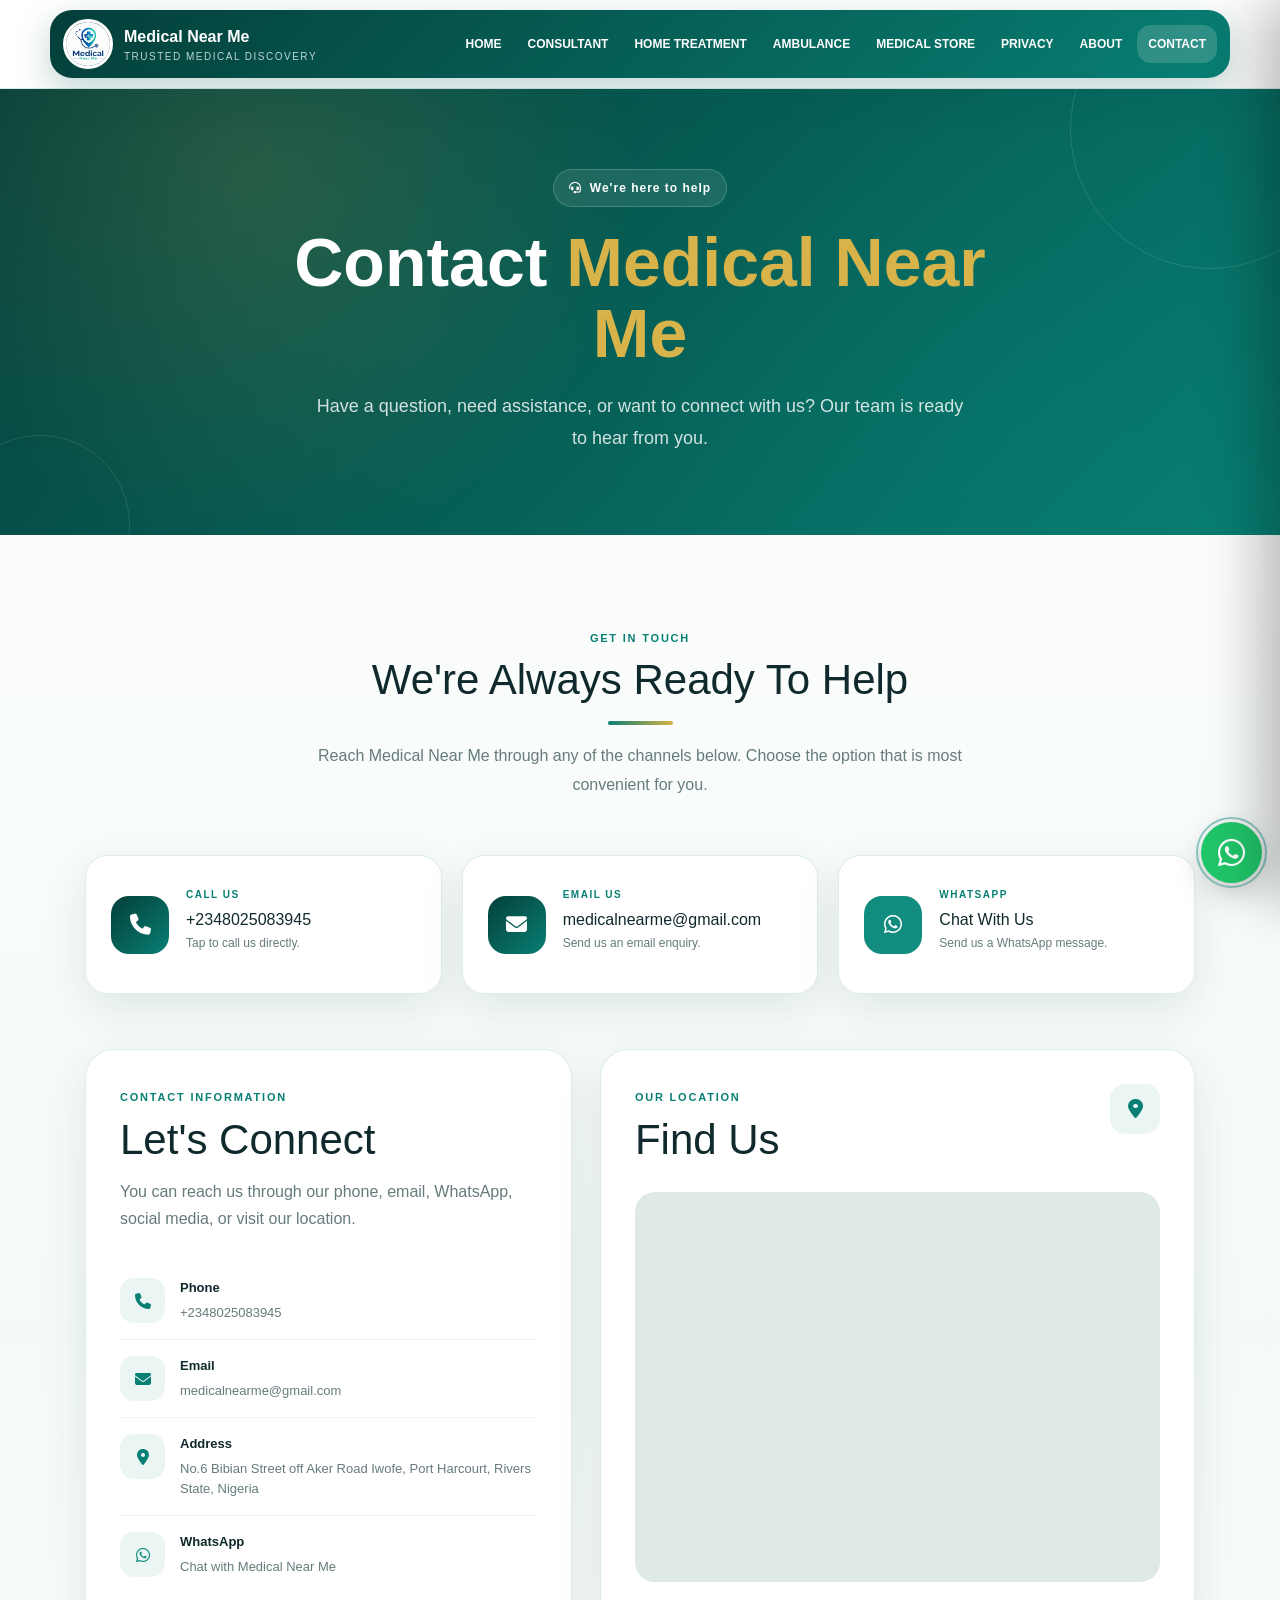
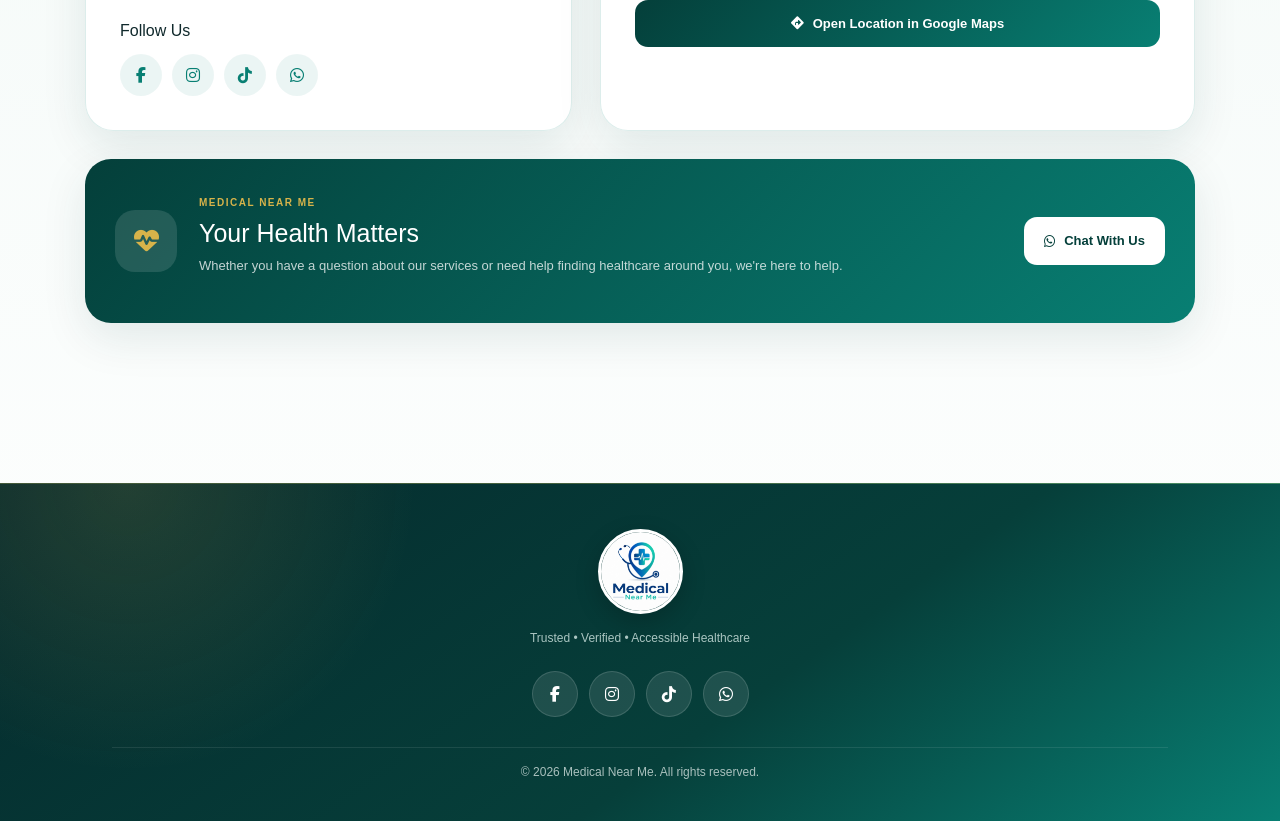
<file: contact.html>
<!DOCTYPE html>
<html lang="en">

<head>

  <meta charset="UTF-8">

  <meta
    name="viewport"
    content="width=device-width, initial-scale=1, viewport-fit=cover"
  >
<title>Medical Near Me::Best App To Locate  Medical Services Near You - Google</title>
    <meta  property="og:image" content="https://www.medicalnearme.ng/assets/images/pix1.jpg" />
    <link rel="image_src" href="https://www.medicalnearme.ng/assets/images/pix1.jpg" />
  <meta
    name="theme-color"
    content="#087f73"
  >

  <meta
    name="description"
    content="Medical Near Me - Find trusted hospitals, clinics, maternity centres and pharmacies near you."
  >

  
  <!-- Bootstrap -->
  <link
    rel="stylesheet"
    href="https://cdn.jsdelivr.net/npm/bootstrap@4.6.2/dist/css/bootstrap.min.css"
  >


  <!-- Font Awesome -->
  <link
    rel="stylesheet"
    href="https://cdnjs.cloudflare.com/ajax/libs/font-awesome/4.7.0/css/font-awesome.min.css"
  >
  <link
  rel="stylesheet"
  href="https://cdnjs.cloudflare.com/ajax/libs/font-awesome/6.5.2/css/all.min.css"
>

</head>


<body>


  <!-- =========================================================
       HEADER
  ========================================================== -->

  <header class="topbar">

    <div class="header">


      <!-- BRAND -->

      <a
        href="index.html"
        class="brand"
      >

        <img
          src="assets/images/pix1.jpg"
          alt="Medical Near Me logo"
          class="rounded-circle"
        >

        <span class="brand-text">

          Medical Near Me

          <small>
            Trusted Medical Discovery
          </small>

        </span>

      </a>


      <!-- DESKTOP NAVIGATION -->

      <nav
        class="nav"
        aria-label="Main navigation"
      >

        <a
          
          href="index.html"
        >
          HOME
        </a>

        <a 
        
        href="consultant.html">
          CONSULTANT

        </a>
         <a 

      
         href="home-Treatment.html">
          HOME TREATMENT
        </a>

        <a 

          href="ambulance.html">
          AMBULANCE
        </a>
 
        <a
       href="store.html">
           MEDICAL STORE
        </a>

        <a 
        href="privacy-policy.html">
          PRIVACY
        </a>

        <a  href="about.html">
          ABOUT
        </a>

        <a class="active" href="contact.html">
          CONTACT
        </a>

      </nav>

    </div>

  </header>



  <!-- =========================================================
       MOBILE OVERLAY
  ========================================================== -->

  <div
    class="overlay"
    id="overlay"
    aria-hidden="true"
  ></div>



  <!-- =========================================================
       MOBILE MENU BUTTON
  ========================================================== -->

  <button
    class="mobile-floating-menu pulse-attention"
    id="menuBtn"
    type="button"
    aria-label="Open menu"
    aria-expanded="false"
  >

    <span id="menuIcon">
      ☰
    </span>

  </button>



  <!-- =========================================================
       MOBILE SIDEBAR
  ========================================================== -->

  <aside
    class="sidebar"
    id="sidebar"
    aria-hidden="true"
  >


    <!-- CLOSE BUTTON -->

    <button
      class="close-btn"
      id="sidebarCloseBtn"
      type="button"
      aria-label="Close menu"
    >
      ✕
    </button>



    <!-- SIDEBAR BRAND -->

    <div class="sidebar-logo">

      <img
        src="assets/images/pix1.jpg"
        alt="Medical Near Me logo"
      >

      <div>

        <strong>
          Medical Near Me
        </strong>

        <span>
          Trusted &amp; Verified Healthcare
        </span>

      </div>

    </div>



    <!-- SIDEBAR NAVIGATION -->

    <nav
      class="sidebar-menu"
      aria-label="Mobile navigation"
    >

      <a
      
        href="home.html"
      >

        <span class="side-icon">
          ⌂
        </span>

        Home

      </a>


      <a 
      href="consultant.html">

        <span class="side-icon">
          🩺
        </span>

        Talk To Consultant

      </a>


      <a 

      href="home-Treatment.html">

        <span class="side-icon">
          ✚
        </span>

        Home Treatment Service

      </a>


         <a
          href="ambulance.html">

        <span class="side-icon">
          🚑
        </span>

        Ambulance Service

      </a>
        
        <a
          href="store.html">
           <span class="side-icon">
          🛒
        </span>

    
           Medical Store
        </a>
        
      <a  
        href="privacy-policy.html">

        <span class="side-icon">
          🔐
        </span>

        Privacy Policy

      </a>


      <a   href="about.html">

        <span class="side-icon">
          ⓘ
        </span>

        About Us

      </a>


      <a  class="active" href="contact.html">

        <span class="side-icon">
          ☎
        </span>

        Contact Us

      </a>

    </nav>

  </aside>



<!-- =====================================================
     FLOATING MENU BUTTON
===================================================== -->

<button
  type="button"
  class="mobile-floating-menu"
  id="mobileMenuButton"
  aria-label="Open menu"
  aria-expanded="false"
>
  <i class="fa-solid fa-bars"></i>
</button>


<!-- =====================================================
     FLOATING WHATSAPP
===================================================== -->

<a
  href="https://wa.me/2348025083945"
  class="floating-whatsapp"
  target="_blank"
  rel="noopener noreferrer"
  aria-label="Contact Medical Near Me on WhatsApp"
>

  <i class="fa-brands fa-whatsapp"></i>

  <span class="whatsapp-pulse"></span>

</a>


<!-- =====================================================
     MAIN CONTENT
===================================================== -->

<main>


  <!-- ===================================================
       HERO
  ==================================================== -->

  <section class="contact-hero scroll-reveal">

    <div class="hero-content">

      <span class="hero-badge">
        <i class="fa-solid fa-headset"></i>
        We're here to help
      </span>

      <h1>
        Contact <span>Medical Near Me</span>
      </h1>

      <p>
        Have a question, need assistance, or want to connect
        with us? Our team is ready to hear from you.
      </p>

    </div>

  </section>


  <!-- ===================================================
       CONTACT INTRO
  ==================================================== -->

  <section class="contact-section">

    <div class="container">

      <div class="section-heading scroll-reveal">

        <span class="section-label">
          GET IN TOUCH
        </span>

        <h2>
          We're Always Ready To Help
        </h2>

        <div class="heading-line"></div>

        <p>
          Reach Medical Near Me through any of the channels
          below. Choose the option that is most convenient
          for you.
        </p>

      </div>


      <!-- =================================================
           QUICK CONTACT CARDS
      ================================================== -->

      <div class="contact-cards">


        <!-- PHONE -->

        <a
          href="tel:+2348025083945"
          class="contact-card scroll-reveal"
        >

          <div class="contact-icon">

            <i class="fa-solid fa-phone"></i>

          </div>

          <div>

            <span>CALL US</span>

            <h3>
              +2348025083945
            </h3>

            <p>
              Tap to call us directly.
            </p>

          </div>

        </a>


        <!-- EMAIL -->

        <a
          href="mailto:medicalnearme@gmail.com"
          class="contact-card scroll-reveal"
        >

          <div class="contact-icon">

            <i class="fa-solid fa-envelope"></i>

          </div>

          <div>

            <span>EMAIL US</span>

            <h3>
              medicalnearme@gmail.com
            </h3>

            <p>
              Send us an email enquiry.
            </p>

          </div>

        </a>


        <!-- WHATSAPP -->

        <a
          href="https://wa.me/2348025083945"
          target="_blank"
          rel="noopener noreferrer"
          class="contact-card scroll-reveal"
        >

          <div class="contact-icon whatsapp-icon">

            <i class="fa-brands fa-whatsapp"></i>

          </div>

          <div>

            <span>WHATSAPP</span>

            <h3>
              Chat With Us
            </h3>

            <p>
              Send us a WhatsApp message.
            </p>

          </div>

        </a>

      </div>


      <!-- =================================================
           MAIN CONTACT AREA
      ================================================== -->

      <div class="contact-grid">


        <!-- ===============================================
             CONTACT INFORMATION
        ================================================ -->

        <div class="contact-information scroll-reveal">

          <div class="information-header">

            <span class="section-label">
              CONTACT INFORMATION
            </span>

            <h2>
              Let's Connect
            </h2>

            <p>
              You can reach us through our phone,
              email, WhatsApp, social media, or visit
              our location.
            </p>

          </div>


          <!-- PHONE -->

          <a
            href="tel:+2348025083945"
            class="information-item"
          >

            <div class="information-icon">
              <i class="fa-solid fa-phone"></i>
            </div>

            <div>

              <strong>
                Phone
              </strong>

              <span>
                +2348025083945
              </span>

            </div>

          </a>


          <!-- EMAIL -->

          <a
            href="mailto:medicalnearme@gmail.com"
            class="information-item"
          >

            <div class="information-icon">
              <i class="fa-solid fa-envelope"></i>
            </div>

            <div>

              <strong>
                Email
              </strong>

              <span>
                medicalnearme@gmail.com
              </span>

            </div>

          </a>


          <!-- ADDRESS -->

          <a
            href="https://www.google.com/maps/place/OGENE+98.3FM/@6.1801572,6.9939523,17z/data=!4m6!3m5!1s0x1043834802e1356b:0x7ed90cdacc384b13!8m2!3d6.1801572!4d6.9965272!16s%2Fg%2F11ggvvrh_6?hl=en&entry=ttu"
            target="_blank"
            rel="noopener noreferrer"
            class="information-item"
          >

            <div class="information-icon">
              <i class="fa-solid fa-location-dot"></i>
            </div>

            <div>

              <strong>
                Address
              </strong>

              <span>
                No.6 Bibian Street off Aker Road Iwofe,
                Port Harcourt, Rivers State, Nigeria
              </span>

            </div>

          </a>


          <!-- WHATSAPP -->

          <a
            href="https://wa.me/2348025083945"
            target="_blank"
            rel="noopener noreferrer"
            class="information-item"
          >

            <div class="information-icon whatsapp-icon">
              <i class="fa-brands fa-whatsapp"></i>
            </div>

            <div>

              <strong>
                WhatsApp
              </strong>

              <span>
                Chat with Medical Near Me
              </span>

            </div>

          </a>


          <!-- =================================================
               SOCIAL MEDIA
          ================================================== -->

          <div class="social-section">

            <h3>
              Follow Us
            </h3>

            <div class="social-links">

              <a
                href="https://web.facebook.com/Medicalnearme"
                target="_blank"
                rel="noopener noreferrer"
                aria-label="Facebook"
              >
                <i class="fa-brands fa-facebook-f"></i>
              </a>

              <a
                href="https://www.instagram.com/medicalnearme?igsh=MW92bG1taHppNDhjcw=="
                target="_blank"
                rel="noopener noreferrer"
                aria-label="Instagram"
              >
                <i class="fa-brands fa-instagram"></i>
              </a>

              <a
                href="https://vm.tiktok.com/ZS9NojKqJCywP-4bSIc/"
                target="_blank"
                rel="noopener noreferrer"
                aria-label="TikTok"
              >
                <i class="fa-brands fa-tiktok"></i>
              </a>

              <a
                href="https://wa.me/2348025083945"
                target="_blank"
                rel="noopener noreferrer"
                aria-label="WhatsApp"
                class="social-whatsapp"
              >
                <i class="fa-brands fa-whatsapp"></i>
              </a>

            </div>

          </div>

        </div>


        <!-- ===============================================
             MAP
        ================================================ -->

        <div class="map-card scroll-reveal">

          <div class="map-header">

            <div>

              <span class="section-label">
                OUR LOCATION
              </span>

              <h2>
                Find Us
              </h2>

            </div>

            <i class="fa-solid fa-location-dot"></i>

          </div>


          <div class="map-wrapper">

            <iframe
              src="https://www.google.com/maps/embed?pb=!1m14!1m12!1m3!1d219.69008567372123!2d6.95063697286171!3d4.8085148052734015!2m3!1f0!2f0!3f0!3m2!1i1024!2i768!4f13.1!5e1!3m2!1sen!2sng!4v1778583887828!5m2!1sen!2sng"
              title="Medical Near Me location map"
              loading="lazy"
              allowfullscreen
              referrerpolicy="no-referrer-when-downgrade"
            >
            </iframe>

          </div>


          <a
            href="https://www.google.com/maps/place/OGENE+98.3FM/@6.1801572,6.9939523,17z/data=!4m6!3m5!1s0x1043834802e1356b:0x7ed90cdacc384b13!8m2!3d6.1801572!4d6.9965272!16s%2Fg%2F11ggvvrh_6?hl=en&entry=ttu"
            target="_blank"
            rel="noopener noreferrer"
            class="directions-button"
          >

            <i class="fa-solid fa-diamond-turn-right"></i>

            Open Location in Google Maps

          </a>

        </div>

      </div>


      <!-- =================================================
           SUPPORT SECTION
      ================================================== -->

      <div class="support-box scroll-reveal">

        <div class="support-icon">

          <i class="fa-solid fa-heart-pulse"></i>

        </div>

        <div class="support-content">

          <span>
            MEDICAL NEAR ME
          </span>

          <h2>
            Your Health Matters
          </h2>

          <p>
            Whether you have a question about our services
            or need help finding healthcare around you,
            we're here to help.
          </p>

        </div>

        <a
          href="https://wa.me/2348025083945"
          target="_blank"
          rel="noopener noreferrer"
          class="support-button"
        >

          <i class="fa-brands fa-whatsapp"></i>

          Chat With Us

        </a>

      </div>

    </div>

  </section>

</main>


<!-- =====================================================
     FOOTER
===================================================== -->

<footer>


    <div class="footer-inner">


      <!-- FOOTER BRAND -->

      <div class="footer-brand">

        <img
          src="assets/images/pix1.jpg"
          alt="Medical Near Me logo"
        >


        <div>


          <span>
            Trusted • Verified • Accessible Healthcare
          </span>

        </div>

      </div>





      <!-- SOCIAL MEDIA -->

      <div class="socials">

<div class="socials">

  <a
    href="https://web.facebook.com/Medicalnearme"
    target="_blank"
    rel="noopener noreferrer"
    aria-label="Facebook"
  >
    <i class="fa-brands fa-facebook-f"></i>
  </a>

  <a
    href="https://www.instagram.com/medicalnearme"
    target="_blank"
    rel="noopener noreferrer"
    aria-label="Instagram"
  >
    <i class="fa-brands fa-instagram"></i>
  </a>

  <a
    href="https://vm.tiktok.com/ZS9FbocvfKC46-ZDgz8/"
    target="_blank"
    rel="noopener noreferrer"
    aria-label="TikTok"
  >
    <i class="fa-brands fa-tiktok"></i>
  </a>

  <a
    href="https://wa.me/+2348025083945"
    target="_blank"
    rel="noopener noreferrer"
    aria-label="WhatsApp"
  >
    <i class="fa-brands fa-whatsapp"></i>
  </a>

</div>

    </div>



    <!-- COPYRIGHT -->

    <div class="copyright">

      &copy; 2026 Medical Near Me.
      All rights reserved.

    </div>

  </footer>
<style>
  /* =========================================================
   MEDICAL NEAR ME
   CONTACT PAGE CSS
========================================================= */

:root {

  --g: #087f73;
  --gd: #043f3a;
  --gold: #d7b34a;
  --ink: #10292c;
  --bg: #f4faf8;
  --white: #ffffff;
  --muted: #667b7d;
  --border: rgba(8, 127, 115, 0.14);

  --shadow:
    0 15px 45px rgba(4, 63, 58, 0.10);

  --shadow-hover:
    0 25px 60px rgba(4, 63, 58, 0.18);

  --radius: 22px;

}


/* =========================================================
   RESET
========================================================= */

* {
  box-sizing: border-box;
  margin: 0;
  padding: 0;
}


html {
  scroll-behavior: smooth;
}


body {

  width: 100%;
  min-height: 100vh;

  overflow-x: hidden;

  font-family:
    Arial,
    Helvetica,
    sans-serif;

  color: var(--ink);

  background:
    linear-gradient(
      180deg,
      #ffffff 0%,
      var(--bg) 55%,
      #ffffff 100%
    );

}


img {
  max-width: 100%;
}


a {
  text-decoration: none;
  color: inherit;
}


button {
  font: inherit;
}


/* =========================================================
   CONTAINER
========================================================= */

.container {

  width: min(
    1180px,
    calc(100% - 32px)
  );

  margin-inline: auto;

}


/* =========================================================
   TOPBAR
========================================================= */

.topbar {
  position: sticky;
  top: 0;
  z-index: 1100;

  padding: 10px;

  background: rgba(255, 255, 255, 0.92);
  backdrop-filter: blur(18px);

  border-bottom: 1px solid #dceae7;
}

.header {
  max-width: 1180px;
  min-height: 68px;

  margin: auto;
  padding: 8px 13px;

  display: flex;
  align-items: center;
  justify-content: space-between;

  border-radius: 22px;

  background: linear-gradient(
    135deg,
    var(--gd),
    var(--g)
  );

  box-shadow: 0 12px 35px rgba(4, 86, 79, 0.25);
}

.brand {
  display: flex;
  align-items: center;
  gap: 11px;

  color: #fff;
  font-weight: 900;
}

.brand img {
  width: 50px;
  height: 50px;

  object-fit: cover;

  border: 3px solid #fff;
  border-radius: 50%;
}

.brand-text {
  display: block;
}

.brand small {
  display: block;

  font-size: 10px;
  letter-spacing: 1.5px;

  color: #bcd6d2;

  text-transform: uppercase;
}


/* =========================================================
   NAVIGATION
========================================================= */

.nav {
  display: flex;
  align-items: center;
  gap: 4px;
}

.nav a {
  color: #fff;

  padding: 10px 11px;

  border-radius: 14px;

  font-size: 12px;
  font-weight: 800;

  transition: 0.25s ease;
}

.nav a:hover,
.nav a.active {
  background: rgba(255, 255, 255, 0.16);
}


/* =========================================================
   MOBILE FLOATING MENU
========================================================= */

.mobile-floating-menu {
  display: none;
}

@media screen and (max-width: 850px) {

  .nav {
    display: none !important;
  }

  .header {
    min-height: 62px;
    border-radius: 18px;
  }

  .brand-text,
  .brand small {
    display: none;
  }

  .mobile-floating-menu {
    display: flex !important;

    position: fixed !important;

    right: 17px !important;
    bottom: 88px !important;

    width: 60px !important;
    height: 60px !important;

    min-width: 60px !important;
    min-height: 60px !important;

    padding: 0 !important;
    margin: 0 !important;

    align-items: center !important;
    justify-content: center !important;

    border: 2px solid rgba(255, 255, 255, 0.95) !important;
    border-radius: 50% !important;

    background: linear-gradient(
      135deg,
      #043f3a,
      #087f73
    ) !important;

    color: #fff !important;

    font-size: 26px !important;
    line-height: 1 !important;

    cursor: pointer !important;

    visibility: visible !important;
    opacity: 1 !important;

    pointer-events: auto !important;

    z-index: 99999 !important;

    box-shadow:
      0 10px 30px rgba(0, 0, 0, 0.30),
      0 0 0 3px rgba(215, 179, 74, 0.25) !important;
  }
}


@media screen and (max-width: 480px) {

  .mobile-floating-menu {
    right: 15px !important;
    bottom: 86px !important;

    width: 57px !important;
    height: 57px !important;

    min-width: 57px !important;
    min-height: 57px !important;

    font-size: 24px !important;
  }
}


/* =========================================================
   SIDEBAR OVERLAY
========================================================= */

.overlay {
  position: fixed;
  inset: 0;

  z-index: 1200;

  background: rgba(0, 0, 0, 0.48);

  opacity: 0;
  visibility: hidden;

  transition:
    opacity 0.3s ease,
    visibility 0.3s ease;
}

.overlay.show {
  opacity: 1;
  visibility: visible;
}


/* =========================================================
   SIDEBAR
========================================================= */

.sidebar {
  position: fixed;

  top: 0;
  right: -390px;

  width: min(390px, 88vw);
  height: 100vh;

  z-index: 1250;

  padding: 28px 25px;

  color: #fff;

  background:
    radial-gradient(
      circle at 90% 0%,
      rgba(215, 179, 74, 0.16),
      transparent 25%
    ),
    linear-gradient(
      160deg,
      #061e23,
      #063f3a 70%,
      #087f73
    );

  box-shadow: -18px 0 55px rgba(0, 0, 0, 0.28);

  transition: right 0.38s ease;

  overflow-y: auto;
overflow-x: hidden;
-webkit-overflow-scrolling: touch;
scrollbar-width: thin;
}

.sidebar.open {
  right: 0;
}

.sidebar-logo {
  display: flex;
  align-items: center;

  gap: 12px;

  padding: 10px 6px 27px;

  border-bottom: 1px solid rgba(255, 255, 255, 0.12);
}

.sidebar-logo img {
  width: 55px;
  height: 55px;

  object-fit: cover;

  border-radius: 50%;
  border: 2px solid #fff;
}

.sidebar-logo strong {
  font-size: 17px;
}

.sidebar-logo span {
  display: block;

  color: #aac5c1;

  font-size: 11px;
}

.close-btn {
  position: absolute;

  right: 21px;
  top: 23px;

  width: 46px;
  height: 46px;

  border-radius: 50%;

  border: 1px solid rgba(215, 179, 74, 0.65);

  background: rgba(255, 255, 255, 0.07);

  color: #fff;

  font-size: 22px;

  cursor: pointer;
}

.sidebar-menu {
  padding-top: 27px;
}

.sidebar-menu a {
  display: flex;
  align-items: center;

  gap: 14px;

  color: #fff;

  padding: 15px 16px;
  margin: 6px 0;

  border-radius: 16px;

  font-weight: 700;

  transition: 0.25s ease;
}

.sidebar-menu a:hover,
.sidebar-menu a.active {
  background: rgba(255, 255, 255, 0.1);

  transform: translateX(-4px);

  border-left: 3px solid var(--gold);
}

.side-icon {
  width: 35px;
  height: 35px;

  display: inline-flex;

  align-items: center;
  justify-content: center;

  border-radius: 11px;

  background: rgba(255, 255, 255, 0.1);

  color: #f5d978;
}



/* =========================================================
   WHATSAPP FLOATING BUTTON
========================================================= */

.floating-whatsapp {

  position: fixed;

  right: 18px;
  bottom: 22px;

  z-index: 2100;

  width: 58px;
  height: 58px;

  display: grid;
  place-items: center;

  border-radius: 50%;

  color: white;

  background:
    #128c7e;

  box-shadow:
    0 12px 32px rgba(18,140,126,.35);

  font-size: 29px;

  animation:
    whatsappAttention 2.6s infinite;

}


.whatsapp-pulse {

  position: absolute;

  inset: -5px;

  border-radius: 50%;

  border:
    2px solid rgba(18,140,126,.45);

  animation:
    whatsappPulse 2s infinite;

}


@keyframes whatsappAttention {

  0%,
  70%,
  100% {
    transform: scale(1);
  }

  76% {
    transform: scale(1.08);
  }

  82% {
    transform: scale(.96);
  }

  88% {
    transform: scale(1.04);
  }

}


@keyframes whatsappPulse {

  0% {
    transform: scale(.85);
    opacity: .8;
  }

  80%,
  100% {
    transform: scale(1.35);
    opacity: 0;
  }

}


/* =========================================================
   HERO
========================================================= */

.contact-hero {

  min-height: 390px;

  display: grid;
  place-items: center;

  text-align: center;

  padding: 80px 20px;

  position: relative;

  overflow: hidden;

  background:
    radial-gradient(
      circle at 20% 20%,
      rgba(215,179,74,.16),
      transparent 35%
    ),
    radial-gradient(
      circle at 80% 80%,
      rgba(8,127,115,.22),
      transparent 38%
    ),
    linear-gradient(
      135deg,
      var(--gd),
      var(--g)
    );

  color: white;

}


.contact-hero::before {

  content: "";

  position: absolute;

  width: 280px;
  height: 280px;

  border-radius: 50%;

  border:
    1px solid rgba(255,255,255,.12);

  top: -100px;
  right: -70px;

  animation:
    floatCircle 8s ease-in-out infinite;

}


.contact-hero::after {

  content: "";

  position: absolute;

  width: 180px;
  height: 180px;

  border-radius: 50%;

  border:
    1px solid rgba(255,255,255,.10);

  bottom: -80px;
  left: -50px;

  animation:
    floatCircle 7s ease-in-out infinite reverse;

}


@keyframes floatCircle {

  0%,
  100% {
    transform: translateY(0) rotate(0deg);
  }

  50% {
    transform: translateY(-18px) rotate(12deg);
  }

}


.hero-content {

  position: relative;
  z-index: 2;

  max-width: 800px;

}


.hero-badge {

  display: inline-flex;
  align-items: center;
  gap: 8px;

  padding: 9px 15px;

  margin-bottom: 20px;

  border:
    1px solid rgba(255,255,255,.18);

  border-radius: 50px;

  background:
    rgba(255,255,255,.09);

  font-size: 12px;
  font-weight: 800;

  letter-spacing: 1px;

}


.hero-content h1 {

  font-size:
    clamp(38px, 7vw, 68px);

  line-height: 1.05;

  margin-bottom: 20px;

  font-weight: 900;

}


.hero-content h1 span {

  color: var(--gold);

}


.hero-content p {

  max-width: 650px;

  margin: auto;

  color:
    rgba(255,255,255,.82);

  font-size:
    clamp(15px, 2vw, 18px);

  line-height: 1.8;

}


/* =========================================================
   SECTION
========================================================= */

.contact-section {

  padding: 90px 0;

}


.section-heading {

  max-width: 700px;

  margin:
    0 auto 55px;

  text-align: center;

}


.section-label {

  display: inline-block;

  margin-bottom: 10px;

  color: var(--g);

  font-size: 11px;

  font-weight: 900;

  letter-spacing: 1.8px;

}


.section-heading h2,
.information-header h2,
.map-header h2 {

  color: var(--ink);

  font-size:
    clamp(28px, 5vw, 42px);

  line-height: 1.15;

}


.section-heading p {

  margin-top: 15px;

  color: var(--muted);

  line-height: 1.8;

}


.heading-line {

  width: 65px;
  height: 4px;

  margin: 17px auto;

  border-radius: 20px;

  background:
    linear-gradient(
      90deg,
      var(--g),
      var(--gold)
    );

}


/* =========================================================
   CONTACT CARDS
========================================================= */

.contact-cards {

  display: grid;

  grid-template-columns:
    repeat(3, 1fr);

  gap: 20px;

  margin-bottom: 55px;

}


.contact-card {

  display: flex;
  align-items: center;

  gap: 17px;

  padding: 25px;

  border:
    1px solid var(--border);

  border-radius: var(--radius);

  background:
    rgba(255,255,255,.92);

  box-shadow:
    var(--shadow);

  transition:
    transform .3s ease,
    box-shadow .3s ease,
    border-color .3s ease;

}


.contact-card:hover {

  transform:
    translateY(-8px);

  box-shadow:
    var(--shadow-hover);

  border-color:
    rgba(8,127,115,.28);

}


.contact-icon {

  flex:
    0 0 58px;

  width: 58px;
  height: 58px;

  display: grid;
  place-items: center;

  border-radius: 18px;

  color: white;

  background:
    linear-gradient(
      135deg,
      var(--gd),
      var(--g)
    );

  font-size: 21px;

}


.contact-icon.whatsapp-icon {

  background:
    #128c7e;

}


.contact-card span {

  color: var(--g);

  font-size: 10px;

  font-weight: 900;

  letter-spacing: 1.5px;

}


.contact-card h3 {

  margin:
    5px 0;

  color: var(--ink);

  font-size: 16px;

  overflow-wrap: anywhere;

}


.contact-card p {

  color: var(--muted);

  font-size: 12px;

}


/* =========================================================
   MAIN CONTACT GRID
========================================================= */

.contact-grid {

  display: grid;

  grid-template-columns:
    .9fr 1.1fr;

  gap: 28px;

  align-items: stretch;

}


/* =========================================================
   CONTACT INFORMATION
========================================================= */

.contact-information,
.map-card {

  padding: 34px;

  border:
    1px solid var(--border);

  border-radius:
    28px;

  background:
    rgba(255,255,255,.94);

  box-shadow:
    var(--shadow);

}


.information-header {

  margin-bottom: 30px;

}


.information-header p {

  margin-top: 14px;

  color: var(--muted);

  line-height: 1.7;

}


.information-item {

  display: flex;
  align-items: flex-start;

  gap: 15px;

  padding: 16px 0;

  border-bottom:
    1px solid rgba(8,127,115,.08);

  transition:
    transform .25s ease;

}


.information-item:last-of-type {

  border-bottom: 0;

}


.information-item:hover {

  transform:
    translateX(5px);

}


.information-icon {

  flex:
    0 0 45px;

  width: 45px;
  height: 45px;

  display: grid;
  place-items: center;

  border-radius: 14px;

  color: var(--g);

  background:
    rgba(8,127,115,.08);

}


.information-icon.whatsapp-icon {

  color: #128c7e;

}


.information-item strong {

  display: block;

  margin-bottom: 5px;

  font-size: 13px;

}


.information-item span {

  display: block;

  color: var(--muted);

  font-size: 13px;

  line-height: 1.55;

  overflow-wrap: anywhere;

}


/* =========================================================
   SOCIAL
========================================================= */

.social-section {

  margin-top: 28px;

}


.social-section h3 {

  margin-bottom: 14px;

  font-size: 16px;

}


.social-links {

  display: flex;

  flex-wrap: wrap;

  gap: 10px;

}


.social-links a {

  width: 42px;
  height: 42px;

  display: grid;
  place-items: center;

  border-radius: 50%;

  color: var(--g);

  background:
    rgba(8,127,115,.08);

  transition:
    transform .25s ease,
    background .25s ease,
    color .25s ease;

  animation:
    socialBlink 4s ease-in-out infinite;

}


.social-links a:nth-child(2) {
  animation-delay: .3s;
}


.social-links a:nth-child(3) {
  animation-delay: .6s;
}


.social-links a:nth-child(4) {
  animation-delay: .9s;
}


.social-links a:hover {

  color: white;

  background:
    var(--g);

  transform:
    translateY(-5px);

}


@keyframes socialBlink {

  0%,
  85%,
  100% {
    opacity: 1;
  }

  90% {
    opacity: .65;
  }

}


/* =========================================================
   MAP
========================================================= */

.map-card {

  display: flex;

  flex-direction: column;

}


.map-header {

  display: flex;

  justify-content: space-between;

  align-items: flex-start;

  margin-bottom: 20px;

}


.map-header > i {

  width: 50px;
  height: 50px;

  display: grid;
  place-items: center;

  border-radius: 15px;

  color: var(--g);

  background:
    rgba(8,127,115,.08);

  font-size: 20px;

}


.map-wrapper {

  position: relative;

  width: 100%;

  min-height: 390px;

  overflow: hidden;

  border-radius: 20px;

  background:
    #dfeae7;

}


.map-wrapper iframe {

  display: block;

  width: 100%;
  height: 390px;

  border: 0;

}


.directions-button {

  display: flex;

  justify-content: center;
  align-items: center;

  gap: 9px;

  margin-top: 18px;

  padding: 14px 18px;

  border-radius: 13px;

  color: white;

  background:
    linear-gradient(
      135deg,
      var(--gd),
      var(--g)
    );

  font-size: 13px;

  font-weight: 800;

  transition:
    transform .25s ease,
    box-shadow .25s ease;

}


.directions-button:hover {

  transform:
    translateY(-3px);

  box-shadow:
    0 12px 25px rgba(8,127,115,.2);

}


/* =========================================================
   SUPPORT BOX
========================================================= */

.support-box {

  display: flex;
  align-items: center;

  gap: 22px;

  margin-top: 28px;

  padding: 30px;

  border-radius: 26px;

  color: white;

  background:
    linear-gradient(
      135deg,
      var(--gd),
      var(--g)
    );

  box-shadow:
    var(--shadow);

}


.support-icon {

  flex:
    0 0 62px;

  width: 62px;
  height: 62px;

  display: grid;
  place-items: center;

  border-radius: 20px;

  background:
    rgba(255,255,255,.12);

  color: var(--gold);

  font-size: 25px;

}


.support-content {

  flex: 1;

}


.support-content > span {

  font-size: 10px;

  font-weight: 900;

  letter-spacing: 1.5px;

  color: var(--gold);

}


.support-content h2 {

  margin:
    5px 0 8px;

  font-size: 25px;

}


.support-content p {

  color:
    rgba(255,255,255,.76);

  line-height: 1.6;

  font-size: 13px;

}


.support-button {

  display: inline-flex;

  align-items: center;

  gap: 9px;

  padding: 14px 20px;

  border-radius: 13px;

  color: var(--gd);

  background: white;

  font-size: 13px;

  font-weight: 900;

  white-space: nowrap;

  transition:
    transform .25s ease;

}


.support-button:hover {

  transform:
    translateY(-3px);

}


/* =========================================================
   FOOTER
========================================================= */


footer {
  position: relative;

  margin-top: 70px;

  color: #fff;

  text-align: center;

  overflow: hidden;

  background:
    radial-gradient(
      circle at 10% 0%,
      rgba(215, 179, 74, 0.14),
      transparent 24%
    ),
    linear-gradient(
      145deg,
      #052a2d,
      #063f3a 60%,
      #087f73
    );

  border-top: 1px solid rgba(215, 179, 74, 0.3);

  animation:
    footerGlow 3s ease-in-out infinite;
}

footer::before {
  content: "";

  position: absolute;

  top: 0;
  left: -100%;

  width: 70%;
  height: 2px;

  background:
    linear-gradient(
      90deg,
      transparent,
      var(--gold),
      #fff,
      var(--g),
      transparent
    );

  animation:
    footerSweep 3.5s linear infinite;
}

.footer-inner {
  position: relative;

  max-width: 1100px;

  margin: auto;

  padding: 45px 22px 25px;
}

.footer-brand {
  display: flex;

  flex-direction: column;

  align-items: center;

  justify-content: center;

  gap: 12px;
}

.footer-brand img {
  width: 85px;
  height: 85px;

  border-radius: 50%;

  object-fit: cover;

  border: 3px solid #fff;

  box-shadow:
    0 8px 25px rgba(0, 0, 0, 0.2);
}

.footer-brand strong {
  display: block;

  font-size: 22px;
}

.footer-brand span {
  display: block;

  margin-top: 3px;

  color: #aac5c1;

  font-size: 12px;
}

.social-title {
  margin-top: 30px;

  color: #f4d36a;

  font-size: 12px;

  font-weight: 900;

  letter-spacing: 1.4px;

  text-transform: uppercase;
}

.socials {
  display: flex;

  justify-content: center;
  align-items: center;

  gap: 11px;

  flex-wrap: wrap;

  margin-top: 12px;
}

.socials a {
  width: 46px;
  height: 46px;

  border-radius: 50%;

  display: inline-flex;

  align-items: center;
  justify-content: center;

  color: #fff;

  background: rgba(255, 255, 255, 0.1);

  border: 1px solid rgba(255, 255, 255, 0.14);

  transition: 0.25s;
}

.socials a:hover {
  transform: translateY(-3px);

  background: rgba(255, 255, 255, 0.18);
}

.socials img {
  width: 32px;
  height: 32px;

  border-radius: 50%;

  object-fit: cover;
}

.footer-application {
  display: none !important;
}

.copyright {
  margin-top: 30px;

  padding: 15px;

  text-align: center;

  color: #a9c0bd;

  font-size: 12px;

  border-top:
    1px solid rgba(255, 255, 255, 0.09);
}


/* =========================================================
   FLOATING WHATSAPP
========================================================= */

.floating-whatsapp {
  position: fixed;

  right: 18px;
  bottom: 17px;

  z-index: 1000;

  width: 61px;
  height: 61px;

  border-radius: 50%;

  display: flex;

  align-items: center;
  justify-content: center;

  background: #20c66a;

  color: #fff !important;

  font-size: 31px;

  box-shadow:
    0 10px 30px rgba(0, 0, 0, 0.2);

  animation:
    whatsappFloat 2.2s infinite,
    whatsappGlow 2.5s infinite;
}



/* =========================================================
   SCROLL REVEAL
========================================================= */

.scroll-reveal {

  opacity: 0;

  transform:
    translateY(35px);

  transition:
    opacity .75s ease,
    transform .75s ease;

}


.scroll-reveal.show {

  opacity: 1;

  transform:
    translateY(0);

}


/* =========================================================
   ACCESSIBILITY
========================================================= */

a:focus-visible,
button:focus-visible {

  outline:
    3px solid var(--gold);

  outline-offset: 4px;

}


/* =========================================================
   TABLET
========================================================= */

@media (max-width: 900px) {

  .desktop-nav {
    display: none;
  }


  .mobile-floating-menu {
    display: grid;
  }


  .contact-cards {

    grid-template-columns:
      1fr;

  }


  .contact-grid {

    grid-template-columns:
      1fr;

  }


  .support-box {

    flex-wrap: wrap;

  }


  .support-button {

    margin-left: 84px;

  }

}


/* =========================================================
   MOBILE
========================================================= */

@media (max-width: 600px) {

  .topbar-inner {

    min-height: 66px;

  }


  .brand span {

    font-size: 15px;

  }


  .brand-logo {

    width: 40px;
    height: 40px;

  }


  .contact-hero {

    min-height: 350px;

    padding:
      70px 18px;

  }


  .contact-section {

    padding:
      65px 0;

  }


  .container {

    width:
      min(
        100% - 24px,
        1180px
      );

  }


  .contact-information,
  .map-card {

    padding:
      22px 18px;

    border-radius: 21px;

  }


  .contact-card {

    padding:
      19px;

  }


  .contact-card h3 {

    font-size: 14px;

  }


  .map-wrapper,
  .map-wrapper iframe {

    height: 300px;

    min-height: 300px;

  }


  .support-box {

    padding:
      23px 18px;

    align-items:
      flex-start;

  }


  .support-content h2 {

    font-size: 21px;

  }


  .support-button {

    width: 100%;

    margin-left: 0;

    justify-content: center;

  }


  .mobile-floating-menu {

    right: 16px;

    bottom: 91px;

    width: 52px;
    height: 52px;

  }


  .floating-whatsapp {

    right: 16px;

    bottom: 20px;

    width: 55px;
    height: 55px;

  }

}


/* =========================================================
   REDUCED MOTION
========================================================= */

@media (prefers-reduced-motion: reduce) {

  *,
  *::before,
  *::after {

    animation-duration: .01ms !important;
    animation-iteration-count: 1 !important;
    scroll-behavior: auto !important;
    transition-duration: .01ms !important;

  }

}
</style>

<script>
  /* =========================================================
   MEDICAL NEAR ME
   CONTACT PAGE JAVASCRIPT

   FEATURES:
   - Working mobile sidebar
   - Overlay
   - Close button
   - Escape key
   - Sidebar link closing
   - Scroll reveal animation
   - Current year
   - WhatsApp functionality
   - Prevents menu/sidebar conflicts
========================================================= */

"use strict";


/* =========================================================
   WAIT FOR DOM
========================================================= */

document.addEventListener(
  "DOMContentLoaded",
  function () {

    initializeContactPage();

  }
);


/* =========================================================
   MAIN INITIALIZATION
========================================================= */

function initializeContactPage() {

  initializeMobileMenu();

  initializeScrollAnimations();

  initializeCurrentYear();

  initializeWhatsAppLinks();

  console.log(
    "Medical Near Me Contact Page initialized successfully."
  );

}


/* =========================================================
   MOBILE SIDEBAR
========================================================= */

function initializeMobileMenu() {

  const menuButton =
    document.getElementById(
      "mobileMenuButton"
    );

  const sidebar =
    document.getElementById(
      "sidebar"
    );

  const overlay =
    document.getElementById(
      "menuOverlay"
    );

  const closeButton =
    document.getElementById(
      "closeMenu"
    );


  /* =======================================================
     CHECK ELEMENTS
  ======================================================= */

  if (!menuButton) {

    console.error(
      "Medical Near Me: mobile menu button not found."
    );

    return;

  }


  if (!sidebar) {

    console.error(
      "Medical Near Me: sidebar not found."
    );

    return;

  }


  /* =======================================================
     OPEN MENU
  ======================================================= */

  function openMenu() {

    sidebar.classList.add(
      "open"
    );


    if (overlay) {

      overlay.classList.add(
        "show"
      );

    }


    document.body.style.overflow =
      "hidden";


    menuButton.setAttribute(
      "aria-expanded",
      "true"
    );


    menuButton.setAttribute(
      "aria-label",
      "Close menu"
    );


    /* Change icon */

    const icon =
      menuButton.querySelector(
        "i"
      );


    if (icon) {

      icon.classList.remove(
        "fa-bars"
      );

      icon.classList.add(
        "fa-xmark"
      );

    }

  }


  /* =======================================================
     CLOSE MENU
  ======================================================= */

  function closeMenu() {

    sidebar.classList.remove(
      "open"
    );


    if (overlay) {

      overlay.classList.remove(
        "show"
      );

    }


    document.body.style.overflow =
      "";


    menuButton.setAttribute(
      "aria-expanded",
      "false"
    );


    menuButton.setAttribute(
      "aria-label",
      "Open menu"
    );


    /* Restore icon */

    const icon =
      menuButton.querySelector(
        "i"
      );


    if (icon) {

      icon.classList.remove(
        "fa-xmark"
      );

      icon.classList.add(
        "fa-bars"
      );

    }

  }


  /* =======================================================
     TOGGLE
  ======================================================= */

  function toggleMenu(event) {

    if (event) {

      event.preventDefault();

      event.stopPropagation();

    }


    if (
      sidebar.classList.contains(
        "open"
      )
    ) {

      closeMenu();

    } else {

      openMenu();

    }

  }


  /* =======================================================
     MENU BUTTON CLICK
  ======================================================= */

  menuButton.addEventListener(
    "click",
    toggleMenu
  );


  /* =======================================================
     CLOSE BUTTON
  ======================================================= */

  if (closeButton) {

    closeButton.addEventListener(
      "click",
      function (event) {

        event.preventDefault();

        event.stopPropagation();

        closeMenu();

      }
    );

  }


  /* =======================================================
     OVERLAY
  ======================================================= */

  if (overlay) {

    overlay.addEventListener(
      "click",
      function () {

        closeMenu();

      }
    );

  }


  /* =======================================================
     SIDEBAR LINKS
  ======================================================= */

  const sidebarLinks =
    sidebar.querySelectorAll(
      ".sidebar-menu a"
    );


  sidebarLinks.forEach(
    function (link) {

      link.addEventListener(
        "click",
        function () {

          closeMenu();

        }
      );

    }
  );


  /* =======================================================
     ESCAPE KEY
  ======================================================= */

  document.addEventListener(
    "keydown",
    function (event) {

      if (
        event.key === "Escape" &&
        sidebar.classList.contains(
          "open"
        )
      ) {

        closeMenu();

      }

    }
  );


  /* =======================================================
     RESIZE SAFETY
  ======================================================= */

  window.addEventListener(
    "resize",
    function () {

      /*
         If screen becomes desktop-sized,
         remove the mobile sidebar state.
      */

      if (
        window.innerWidth > 900
      ) {

        closeMenu();

      }

    }
  );


  console.log(
    "Medical Near Me: mobile sidebar ready."
  );

}


/* =========================================================
   SCROLL REVEAL
========================================================= */

function initializeScrollAnimations() {

  const elements =
    document.querySelectorAll(
      ".scroll-reveal"
    );


  if (!elements.length) {

    return;

  }


  /* =======================================================
     REDUCED MOTION
  ======================================================= */

  if (
    window.matchMedia(
      "(prefers-reduced-motion: reduce)"
    ).matches
  ) {

    elements.forEach(
      function (element) {

        element.classList.add(
          "show"
        );

      }
    );

    return;

  }


  /* =======================================================
     INTERSECTION OBSERVER
  ======================================================= */

  if (
    !("IntersectionObserver" in window)
  ) {

    elements.forEach(
      function (element) {

        element.classList.add(
          "show"
        );

      }
    );

    return;

  }


  const observer =
    new IntersectionObserver(
      function (entries) {

        entries.forEach(
          function (entry) {

            if (
              entry.isIntersecting
            ) {

              entry.target.classList.add(
                "show"
              );


              observer.unobserve(
                entry.target
              );

            }

          }
        );

      },
      {
        threshold: 0.12,

        rootMargin:
          "0px 0px -40px 0px"
      }
    );


  elements.forEach(
    function (element) {

      observer.observe(
        element
      );

    }
  );

}


/* =========================================================
   CURRENT YEAR
========================================================= */

function initializeCurrentYear() {

  const yearElement =
    document.getElementById(
      "currentYear"
    );


  if (!yearElement) {

    return;

  }


  yearElement.textContent =
    new Date().getFullYear();

}


/* =========================================================
   WHATSAPP LINKS
========================================================= */

function initializeWhatsAppLinks() {

  const whatsappLinks =
    document.querySelectorAll(
      'a[href*="wa.me"]'
    );


  whatsappLinks.forEach(
    function (link) {

      link.addEventListener(
        "click",
        function () {

          console.log(
            "Opening Medical Near Me WhatsApp."
          );

        }
      );

    }
  );

}


/* =========================================================
   SAFETY:
   CLOSE SIDEBAR IF USER CLICKS OUTSIDE IT
========================================================= */

document.addEventListener(
  "click",
  function (event) {

    const sidebar =
      document.getElementById(
        "sidebar"
      );

    const menuButton =
      document.getElementById(
        "mobileMenuButton"
      );


    if (!sidebar) {

      return;

    }


    if (
      !sidebar.classList.contains(
        "open"
      )
    ) {

      return;

    }


    if (
      sidebar.contains(event.target)
    ) {

      return;

    }


    if (
      menuButton &&
      menuButton.contains(event.target)
    ) {

      return;

    }


    /*
       Do not unexpectedly close from
       random page interactions.
       The overlay is responsible for
       normal outside closing.
    */

  }
);
</script>

</body>
</html>
</file>
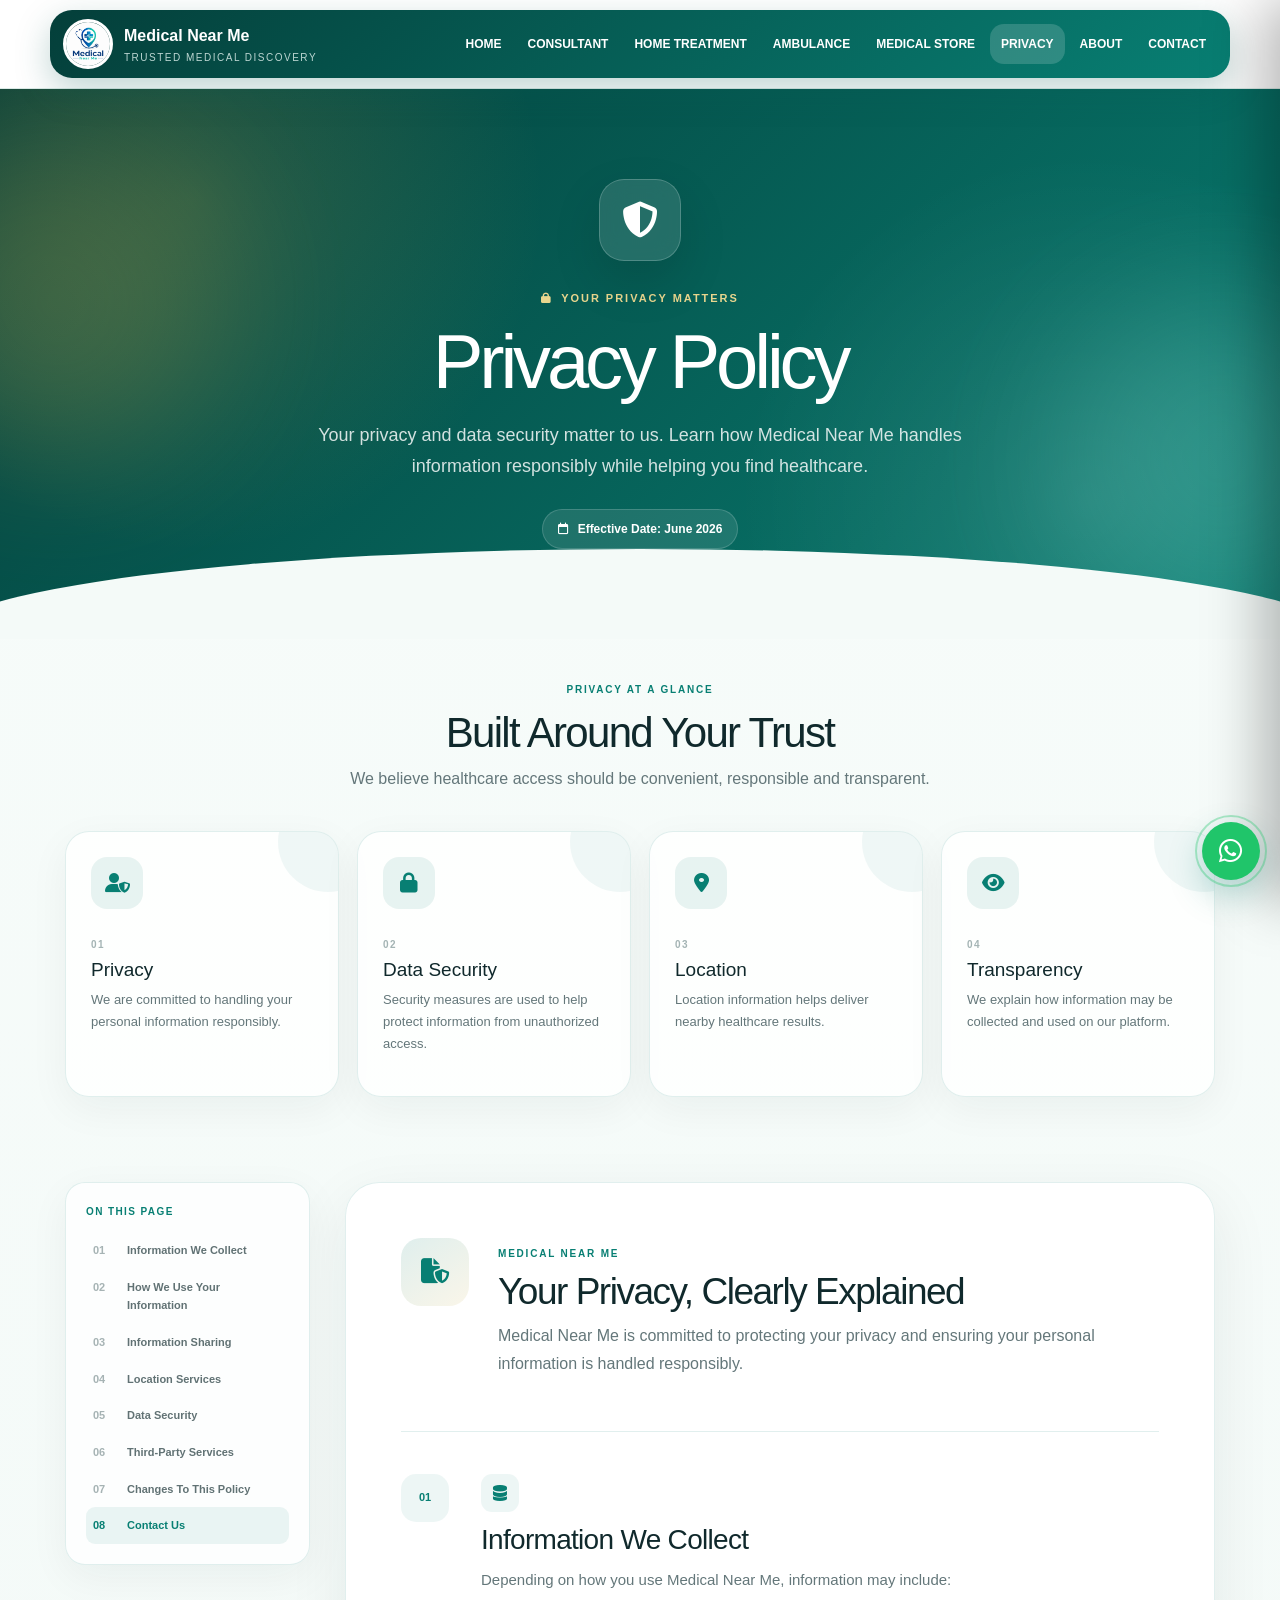
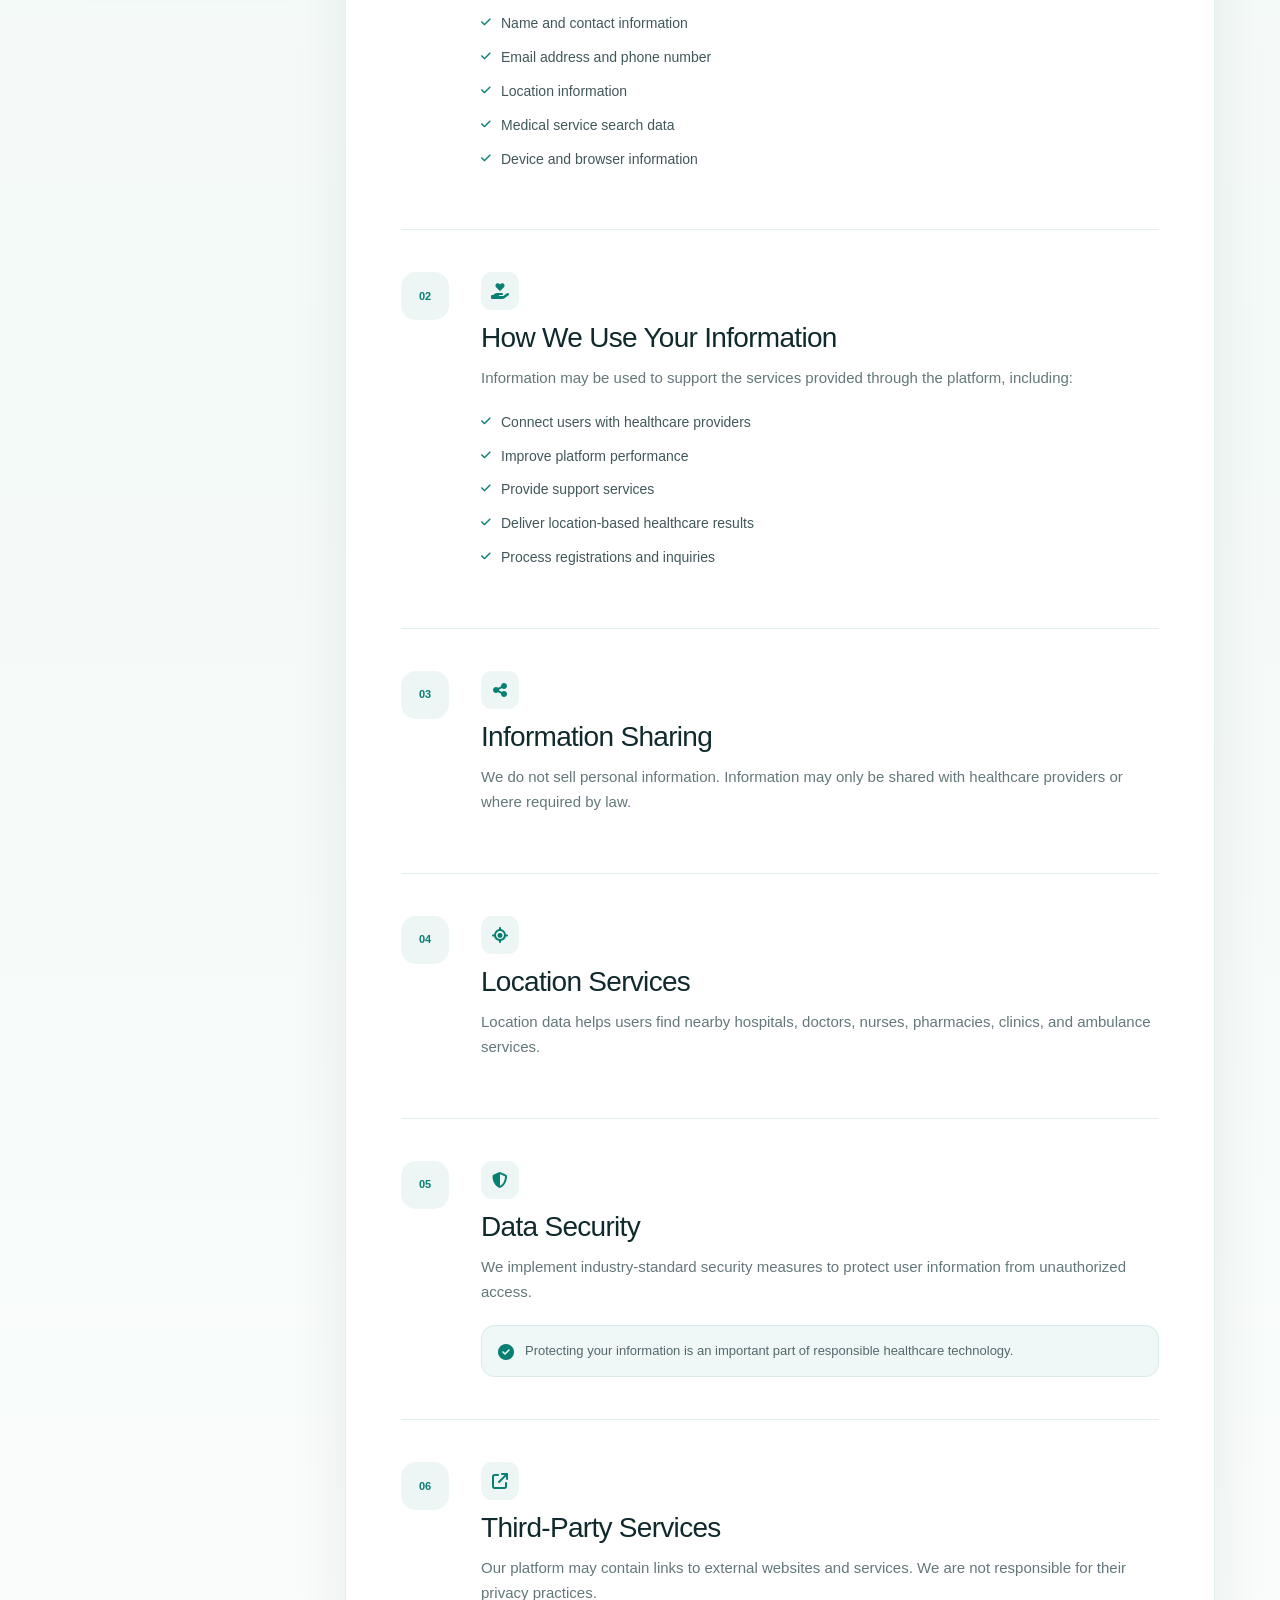
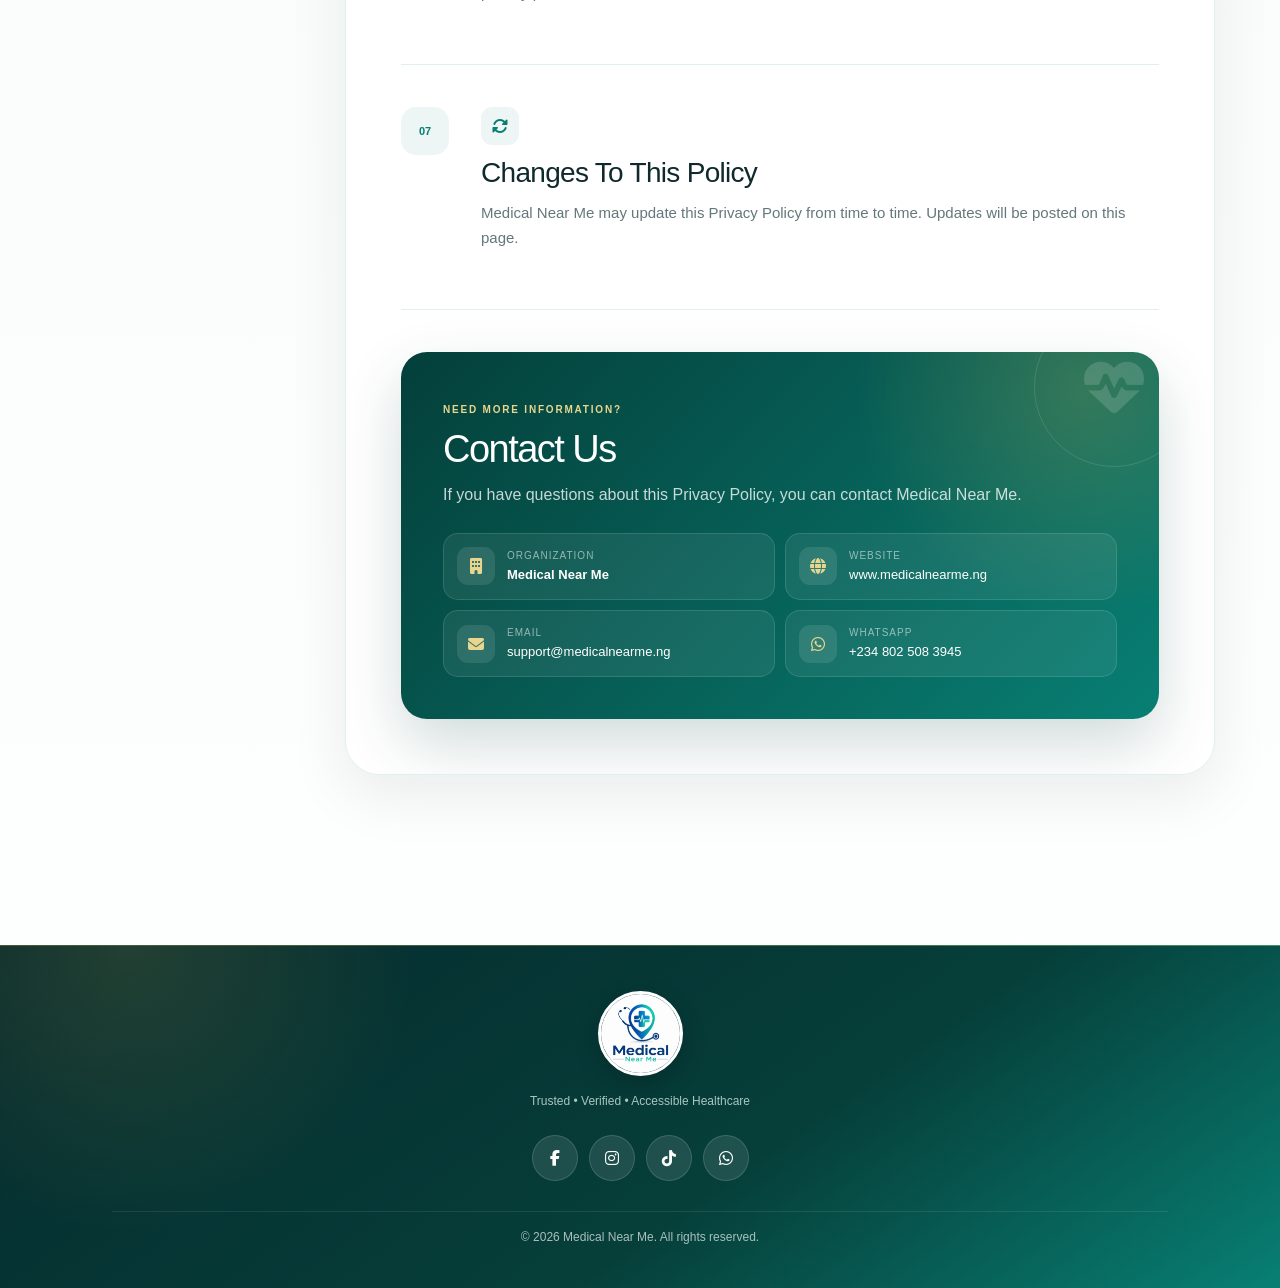
<file: privacy-policy.html>
<!DOCTYPE html>
<html lang="en">

<head>

  <meta charset="UTF-8">

  <meta
    name="viewport"
    content="width=device-width, initial-scale=1, viewport-fit=cover"
  >
<title>Medical Near Me::Best App To Locate  Medical Services Near You - Google</title>
    <meta  property="og:image" content="https://www.medicalnearme.ng/assets/images/pix1.jpg" />
    <link rel="image_src" href="https://www.medicalnearme.ng/assets/images/pix1.jpg" />
  <meta
    name="theme-color"
    content="#087f73"
  >

  <meta
    name="description"
    content="Medical Near Me - Find trusted hospitals, clinics, maternity centres and pharmacies near you."
  >

  
  <!-- Bootstrap -->
  <link
    rel="stylesheet"
    href="https://cdn.jsdelivr.net/npm/bootstrap@4.6.2/dist/css/bootstrap.min.css"
  >


  <!-- Font Awesome -->
  <link
    rel="stylesheet"
    href="https://cdnjs.cloudflare.com/ajax/libs/font-awesome/4.7.0/css/font-awesome.min.css"
  >
  <link
  rel="stylesheet"
  href="https://cdnjs.cloudflare.com/ajax/libs/font-awesome/6.5.2/css/all.min.css"
>

</head>


<body>


  <!-- =========================================================
       HEADER
  ========================================================== -->

  <header class="topbar">

    <div class="header">


      <!-- BRAND -->

      <a
        href="index.html"
        class="brand"
      >

        <img
          src="assets/images/pix1.jpg"
          alt="Medical Near Me logo"
          class="rounded-circle"
        >

        <span class="brand-text">

          Medical Near Me

          <small>
            Trusted Medical Discovery
          </small>

        </span>

      </a>


      <!-- DESKTOP NAVIGATION -->

      <nav
        class="nav"
        aria-label="Main navigation"
      >

        <a
          
          href="index.html"
        >
          HOME
        </a>

        <a 
        
        href="consultant.html">
          CONSULTANT

        </a>
         <a 

      
         href="home-Treatment.html">
          HOME TREATMENT
        </a>

        <a 

          href="ambulance.html">
          AMBULANCE
        </a>
 
        <a
       href="store.html">
           MEDICAL STORE
        </a>

        <a 
        class="active" href="privacy-policy.html">
          PRIVACY
        </a>

        <a href="about.html">
          ABOUT
        </a>

        <a href="contact.html">
          CONTACT
        </a>

      </nav>

    </div>

  </header>



  <!-- =========================================================
       MOBILE OVERLAY
  ========================================================== -->

  <div
    class="overlay"
    id="overlay"
    aria-hidden="true"
  ></div>



  <!-- =========================================================
       MOBILE MENU BUTTON
  ========================================================== -->

  <button
    class="mobile-floating-menu pulse-attention"
    id="menuBtn"
    type="button"
    aria-label="Open menu"
    aria-expanded="false"
  >

    <span id="menuIcon">
      ☰
    </span>

  </button>



  <!-- =========================================================
       MOBILE SIDEBAR
  ========================================================== -->

  <aside
    class="sidebar"
    id="sidebar"
    aria-hidden="true"
  >


    <!-- CLOSE BUTTON -->

    <button
      class="close-btn"
      id="sidebarCloseBtn"
      type="button"
      aria-label="Close menu"
    >
      ✕
    </button>



    <!-- SIDEBAR BRAND -->

    <div class="sidebar-logo">

      <img
        src="assets/images/pix1.jpg"
        alt="Medical Near Me logo"
      >

      <div>

        <strong>
          Medical Near Me
        </strong>

        <span>
          Trusted &amp; Verified Healthcare
        </span>

      </div>

    </div>



    <!-- SIDEBAR NAVIGATION -->

    <nav
      class="sidebar-menu"
      aria-label="Mobile navigation"
    >

      <a
      
        href="home.html"
      >

        <span class="side-icon">
          ⌂
        </span>

        Home

      </a>


      <a 
      href="consultant.html">

        <span class="side-icon">
          🩺
        </span>

        Talk To Consultant

      </a>


      <a 

      href="home-Treatment.html">

        <span class="side-icon">
          ✚
        </span>

        Home Treatment Service

      </a>


         <a
          href="ambulance.html">

        <span class="side-icon">
          🚑
        </span>

        Ambulance Service

      </a>
        
        <a
          href="store.html">
           <span class="side-icon">
          🛒
        </span>

    
           Medical Store
        </a>
        
      <a  
        class="active" href="privacy-policy.html">

        <span class="side-icon">
          🔐
        </span>

        Privacy Policy

      </a>


      <a href="about.html">

        <span class="side-icon">
          ⓘ
        </span>

        About Us

      </a>


      <a href="contact.html">

        <span class="side-icon">
          ☎
        </span>

        Contact Us

      </a>

    </nav>

  </aside>

  <!-- =====================================================
       MAIN
  ====================================================== -->

  <main>


    <!-- ===================================================
         HERO
    ==================================================== -->

    <section class="privacy-hero">

      <div class="hero-glow hero-glow-one"></div>
      <div class="hero-glow hero-glow-two"></div>

      <div class="hero-content reveal">

        <div class="privacy-shield">

          <i class="fa-solid fa-shield-halved"></i>

        </div>


        <span class="hero-label">

          <i class="fa-solid fa-lock"></i>

          YOUR PRIVACY MATTERS

        </span>


        <h1>
          Privacy Policy
        </h1>


        <p>
          Your privacy and data security matter to us.
          Learn how Medical Near Me handles information
          responsibly while helping you find healthcare.
        </p>


        <div class="effective-pill">

          <i class="fa-regular fa-calendar"></i>

          <span>
            Effective Date: June 2026
          </span>

        </div>

      </div>

    </section>


    <!-- ===================================================
         PRIVACY HIGHLIGHTS
    ==================================================== -->

    <section class="privacy-highlights">

      <div class="container">

        <div class="section-intro reveal">

          <span class="eyebrow">
            PRIVACY AT A GLANCE
          </span>

          <h2>
            Built Around Your Trust
          </h2>

          <p>
            We believe healthcare access should be
            convenient, responsible and transparent.
          </p>

        </div>


        <div class="highlight-grid">


          <article class="highlight-card reveal">

            <div class="highlight-icon">
              <i class="fa-solid fa-user-shield"></i>
            </div>

            <div>

              <span class="highlight-number">
                01
              </span>

              <h3>
                Privacy
              </h3>

              <p>
                We are committed to handling your
                personal information responsibly.
              </p>

            </div>

          </article>


          <article class="highlight-card reveal">

            <div class="highlight-icon">
              <i class="fa-solid fa-lock"></i>
            </div>

            <div>

              <span class="highlight-number">
                02
              </span>

              <h3>
                Data Security
              </h3>

              <p>
                Security measures are used to help
                protect information from unauthorized access.
              </p>

            </div>

          </article>


          <article class="highlight-card reveal">

            <div class="highlight-icon">
              <i class="fa-solid fa-location-dot"></i>
            </div>

            <div>

              <span class="highlight-number">
                03
              </span>

              <h3>
                Location
              </h3>

              <p>
                Location information helps deliver
                nearby healthcare results.
              </p>

            </div>

          </article>


          <article class="highlight-card reveal">

            <div class="highlight-icon">
              <i class="fa-solid fa-eye"></i>
            </div>

            <div>

              <span class="highlight-number">
                04
              </span>

              <h3>
                Transparency
              </h3>

              <p>
                We explain how information may be
                collected and used on our platform.
              </p>

            </div>

          </article>

        </div>

      </div>

    </section>


    <!-- ===================================================
         POLICY
    ==================================================== -->

    <section class="policy-section">

      <div class="container">

        <div class="policy-layout">


          <!-- POLICY NAVIGATION -->

          <aside
            class="policy-navigation reveal"
            aria-label="Privacy Policy sections"
          >

            <div class="policy-nav-inner">

              <span class="policy-nav-title">
                On This Page
              </span>

              <a href="#information">
                <span>01</span>
                Information We Collect
              </a>

              <a href="#usage">
                <span>02</span>
                How We Use Your Information
              </a>

              <a href="#sharing">
                <span>03</span>
                Information Sharing
              </a>

              <a href="#location">
                <span>04</span>
                Location Services
              </a>

              <a href="#security">
                <span>05</span>
                Data Security
              </a>

              <a href="#third-party">
                <span>06</span>
                Third-Party Services
              </a>

              <a href="#changes">
                <span>07</span>
                Changes To This Policy
              </a>

              <a href="#contact">
                <span>08</span>
                Contact Us
              </a>

            </div>

          </aside>


          <!-- POLICY CONTENT -->

          <article class="policy-card">


            <div class="policy-introduction reveal">

              <div class="policy-top-icon">

                <i class="fa-solid fa-file-shield"></i>

              </div>

              <div>

                <span class="eyebrow">
                  MEDICAL NEAR ME
                </span>

                <h2>
                  Your Privacy, Clearly Explained
                </h2>

                <p>
                  Medical Near Me is committed to protecting
                  your privacy and ensuring your personal
                  information is handled responsibly.
                </p>

              </div>

            </div>


            <!-- 01 -->

            <section
              class="policy-block reveal"
              id="information"
            >

              <div class="policy-number">
                01
              </div>

              <div class="policy-content">

                <span class="policy-icon">
                  <i class="fa-solid fa-database"></i>
                </span>

                <h2>
                  Information We Collect
                </h2>

                <p>
                  Depending on how you use Medical Near Me,
                  information may include:
                </p>

                <ul class="policy-list">

                  <li>
                    <i class="fa-solid fa-check"></i>
                    <span>Name and contact information</span>
                  </li>

                  <li>
                    <i class="fa-solid fa-check"></i>
                    <span>Email address and phone number</span>
                  </li>

                  <li>
                    <i class="fa-solid fa-check"></i>
                    <span>Location information</span>
                  </li>

                  <li>
                    <i class="fa-solid fa-check"></i>
                    <span>Medical service search data</span>
                  </li>

                  <li>
                    <i class="fa-solid fa-check"></i>
                    <span>Device and browser information</span>
                  </li>

                </ul>

              </div>

            </section>


            <!-- 02 -->

            <section
              class="policy-block reveal"
              id="usage"
            >

              <div class="policy-number">
                02
              </div>

              <div class="policy-content">

                <span class="policy-icon">
                  <i class="fa-solid fa-hand-holding-heart"></i>
                </span>

                <h2>
                  How We Use Your Information
                </h2>

                <p>
                  Information may be used to support the
                  services provided through the platform,
                  including:
                </p>

                <ul class="policy-list">

                  <li>
                    <i class="fa-solid fa-check"></i>
                    <span>Connect users with healthcare providers</span>
                  </li>

                  <li>
                    <i class="fa-solid fa-check"></i>
                    <span>Improve platform performance</span>
                  </li>

                  <li>
                    <i class="fa-solid fa-check"></i>
                    <span>Provide support services</span>
                  </li>

                  <li>
                    <i class="fa-solid fa-check"></i>
                    <span>Deliver location-based healthcare results</span>
                  </li>

                  <li>
                    <i class="fa-solid fa-check"></i>
                    <span>Process registrations and inquiries</span>
                  </li>

                </ul>

              </div>

            </section>


            <!-- 03 -->

            <section
              class="policy-block reveal"
              id="sharing"
            >

              <div class="policy-number">
                03
              </div>

              <div class="policy-content">

                <span class="policy-icon">
                  <i class="fa-solid fa-share-nodes"></i>
                </span>

                <h2>
                  Information Sharing
                </h2>

                <p>
                  We do not sell personal information.
                  Information may only be shared with
                  healthcare providers or where required
                  by law.
                </p>

              </div>

            </section>


            <!-- 04 -->

            <section
              class="policy-block reveal"
              id="location"
            >

              <div class="policy-number">
                04
              </div>

              <div class="policy-content">

                <span class="policy-icon">
                  <i class="fa-solid fa-location-crosshairs"></i>
                </span>

                <h2>
                  Location Services
                </h2>

                <p>
                  Location data helps users find nearby
                  hospitals, doctors, nurses, pharmacies,
                  clinics, and ambulance services.
                </p>

              </div>

            </section>


            <!-- 05 -->

            <section
              class="policy-block reveal"
              id="security"
            >

              <div class="policy-number">
                05
              </div>

              <div class="policy-content">

                <span class="policy-icon">
                  <i class="fa-solid fa-shield-halved"></i>
                </span>

                <h2>
                  Data Security
                </h2>

                <p>
                  We implement industry-standard security
                  measures to protect user information from
                  unauthorized access.
                </p>

                <div class="security-note">

                  <i class="fa-solid fa-circle-check"></i>

                  <span>
                    Protecting your information is an
                    important part of responsible healthcare
                    technology.
                  </span>

                </div>

              </div>

            </section>


            <!-- 06 -->

            <section
              class="policy-block reveal"
              id="third-party"
            >

              <div class="policy-number">
                06
              </div>

              <div class="policy-content">

                <span class="policy-icon">
                  <i class="fa-solid fa-arrow-up-right-from-square"></i>
                </span>

                <h2>
                  Third-Party Services
                </h2>

                <p>
                  Our platform may contain links to external
                  websites and services. We are not responsible
                  for their privacy practices.
                </p>

              </div>

            </section>


            <!-- 07 -->

            <section
              class="policy-block reveal"
              id="changes"
            >

              <div class="policy-number">
                07
              </div>

              <div class="policy-content">

                <span class="policy-icon">
                  <i class="fa-solid fa-rotate"></i>
                </span>

                <h2>
                  Changes To This Policy
                </h2>

                <p>
                  Medical Near Me may update this Privacy
                  Policy from time to time. Updates will be
                  posted on this page.
                </p>

              </div>

            </section>


            <!-- CONTACT -->

            <section
              class="contact-box reveal"
              id="contact"
            >

              <div class="contact-decoration">

                <i class="fa-solid fa-heart-pulse"></i>

              </div>


              <div class="contact-content">

                <span class="eyebrow">
                  NEED MORE INFORMATION?
                </span>

                <h2>
                  Contact Us
                </h2>

                <p>
                  If you have questions about this Privacy
                  Policy, you can contact Medical Near Me.
                </p>


                <div class="contact-details">


                  <div class="contact-item">

                    <span class="contact-item-icon">
                      <i class="fa-solid fa-building"></i>
                    </span>

                    <div>
                      <small>Organization</small>
                      <strong>Medical Near Me</strong>
                    </div>

                  </div>


                  <div class="contact-item">

                    <span class="contact-item-icon">
                      <i class="fa-solid fa-globe"></i>
                    </span>

                    <div>
                      <small>Website</small>

                      <a
                        href="https://www.medicalnearme.ng"
                        target="_blank"
                        rel="noopener noreferrer"
                      >
                        www.medicalnearme.ng
                      </a>

                    </div>

                  </div>


                  <div class="contact-item">

                    <span class="contact-item-icon">
                      <i class="fa-solid fa-envelope"></i>
                    </span>

                    <div>
                      <small>Email</small>

                      <a
                        href="mailto:support@medicalnearme.ng"
                      >
                        support@medicalnearme.ng
                      </a>

                    </div>

                  </div>


                  <div class="contact-item">

                    <span class="contact-item-icon">
                      <i class="fa-brands fa-whatsapp"></i>
                    </span>

                    <div>
                      <small>WhatsApp</small>

                      <a
                        href="https://wa.me/2348025083945"
                        target="_blank"
                        rel="noopener noreferrer"
                      >
                        +234 802 508 3945
                      </a>

                    </div>

                  </div>


                </div>

              </div>

            </section>


          </article>

        </div>

      </div>

    </section>

  </main>


  <!-- =====================================================
       FOOTER
  ====================================================== -->

  <footer>


    <div class="footer-inner">


      <!-- FOOTER BRAND -->

      <div class="footer-brand">

        <img
          src="assets/images/pix1.jpg"
          alt="Medical Near Me logo"
        >


        <div>


          <span>
            Trusted • Verified • Accessible Healthcare
          </span>

        </div>

      </div>





      <!-- SOCIAL MEDIA -->

      <div class="socials">

<div class="socials">

  <a
    href="https://web.facebook.com/Medicalnearme"
    target="_blank"
    rel="noopener noreferrer"
    aria-label="Facebook"
  >
    <i class="fa-brands fa-facebook-f"></i>
  </a>

  <a
    href="https://www.instagram.com/medicalnearme"
    target="_blank"
    rel="noopener noreferrer"
    aria-label="Instagram"
  >
    <i class="fa-brands fa-instagram"></i>
  </a>

  <a
    href="https://vm.tiktok.com/ZS9FbocvfKC46-ZDgz8/"
    target="_blank"
    rel="noopener noreferrer"
    aria-label="TikTok"
  >
    <i class="fa-brands fa-tiktok"></i>
  </a>

  <a
    href="https://wa.me/+2348025083945"
    target="_blank"
    rel="noopener noreferrer"
    aria-label="WhatsApp"
  >
    <i class="fa-brands fa-whatsapp"></i>
  </a>

</div>

    </div>



    <!-- COPYRIGHT -->

    <div class="copyright">

      &copy; 2026 Medical Near Me.
      All rights reserved.

    </div>

  </footer>

  <!-- =====================================================
       FLOATING WHATSAPP
  ====================================================== -->

  <a
    class="floating-whatsapp"
    href="https://wa.me/2348025083945"
    target="_blank"
    rel="noopener noreferrer"
    aria-label="Contact Medical Near Me on WhatsApp"
  >

    <i class="fa-brands fa-whatsapp"></i>

    <span class="whatsapp-pulse"></span>

  </a>


  <!-- =====================================================
       BACK TO TOP
  ====================================================== -->

  <button
    type="button"
    class="back-to-top"
    id="backToTop"
    aria-label="Back to top"
  >

    <i class="fa-solid fa-arrow-up"></i>

  </button>

<style>
  /* =========================================================
   MEDICAL NEAR ME
   PRIVACY POLICY
   MODERN MEDICAL / LUXURY UI
   CORRECTED RESPONSIVE VERSION
========================================================= */


/* =========================================================
   ROOT
========================================================= */

:root {

  --g: #087f73;
  --gd: #043f3a;
  --gold: #d7b34a;
  --ink: #10292c;
  --bg: #f4faf8;
  --white: #ffffff;
  --muted: #64777a;

  --line:
    rgba(8,127,115,.12);

  --shadow:
    0 20px 60px rgba(16,41,44,.08);

  --shadow-hover:
    0 28px 70px rgba(16,41,44,.14);

  --radius: 24px;

}


/* =========================================================
   RESET
========================================================= */

*,
*::before,
*::after {

  margin: 0;
  padding: 0;

  box-sizing: border-box;

}


html {

  scroll-behavior: smooth;

  width: 100%;

  max-width: 100%;

  overflow-x: hidden;

}


body {

  width: 100%;
  max-width: 100%;

  min-height: 100vh;

  font-family:
    Inter,
    -apple-system,
    BlinkMacSystemFont,
    "Segoe UI",
    sans-serif;

  background:
    linear-gradient(
      180deg,
      #f7fcfa 0%,
      #f4faf8 45%,
      #ffffff 100%
    );

  color: var(--ink);

  line-height: 1.7;

  overflow-x: hidden;

}


body.menu-open {

  overflow: hidden;

}


a {

  color: inherit;

  text-decoration: none;

}


button {

  font: inherit;

}


img {

  display: block;

  max-width: 100%;

}


/* =========================================================
   CONTAINER
   IMPORTANT WIDTH FIX
========================================================= */

.container {

  width: min(
    1180px,
    calc(100% - 40px)
  );

  max-width: 100%;

  margin-left: auto;
  margin-right: auto;

}


/* =========================================================
   PAGE LOADER
========================================================= */

.page-loader {

  position: fixed;

  inset: 0;

  z-index: 99999;

  display: flex;

  flex-direction: column;

  justify-content: center;

  align-items: center;

  gap: 18px;

  background:
    linear-gradient(
      145deg,
      var(--gd),
      var(--g)
    );

  color: white;

  transition:
    opacity .5s ease,
    visibility .5s ease;

}


.page-loader.loaded {

  opacity: 0;

  visibility: hidden;

}


.loader-ring {

  width: 54px;
  height: 54px;

  border-radius: 50%;

  border:
    4px solid rgba(255,255,255,.2);

  border-top-color: white;

  animation:
    loaderSpin 1s linear infinite;

}


.page-loader span {

  font-size: 13px;

  font-weight: 700;

  letter-spacing: .12em;

  text-transform: uppercase;

}


@keyframes loaderSpin {

  to {

    transform: rotate(360deg);

  }

}


/* =========================================================
   TOPBAR
========================================================= */


.topbar {
  position: sticky;
  top: 0;
  z-index: 1100;

  padding: 10px;

  background: rgba(255, 255, 255, 0.92);
  backdrop-filter: blur(18px);

  border-bottom: 1px solid #dceae7;
}

.header {
  max-width: 1180px;
  min-height: 68px;

  margin: auto;
  padding: 8px 13px;

  display: flex;
  align-items: center;
  justify-content: space-between;

  border-radius: 22px;

  background: linear-gradient(
    135deg,
    var(--gd),
    var(--g)
  );

  box-shadow: 0 12px 35px rgba(4, 86, 79, 0.25);
}

.brand {
  display: flex;
  align-items: center;
  gap: 11px;

  color: #fff;
  font-weight: 900;
}

.brand img {
  width: 50px;
  height: 50px;

  object-fit: cover;

  border: 3px solid #fff;
  border-radius: 50%;
}

.brand-text {
  display: block;
}

.brand small {
  display: block;

  font-size: 10px;
  letter-spacing: 1.5px;

  color: #bcd6d2;

  text-transform: uppercase;
}


/* =========================================================
   NAVIGATION
========================================================= */

.nav {
  display: flex;
  align-items: center;
  gap: 4px;
}

.nav a {
  color: #fff;

  padding: 10px 11px;

  border-radius: 14px;

  font-size: 12px;
  font-weight: 800;

  transition: 0.25s ease;
}

.nav a:hover,
.nav a.active {
  background: rgba(255, 255, 255, 0.16);
}


/* =========================================================
   MOBILE FLOATING MENU
========================================================= */

.mobile-floating-menu {
  display: none;
}

@media screen and (max-width: 850px) {

  .nav {
    display: none !important;
  }

  .header {
    min-height: 62px;
    border-radius: 18px;
  }

  .brand-text,
  .brand small {
    display: none;
  }

  .mobile-floating-menu {
    display: flex !important;

    position: fixed !important;

    right: 17px !important;
    bottom: 88px !important;

    width: 60px !important;
    height: 60px !important;

    min-width: 60px !important;
    min-height: 60px !important;

    padding: 0 !important;
    margin: 0 !important;

    align-items: center !important;
    justify-content: center !important;

    border: 2px solid rgba(255, 255, 255, 0.95) !important;
    border-radius: 50% !important;

    background: linear-gradient(
      135deg,
      #043f3a,
      #087f73
    ) !important;

    color: #fff !important;

    font-size: 26px !important;
    line-height: 1 !important;

    cursor: pointer !important;

    visibility: visible !important;
    opacity: 1 !important;

    pointer-events: auto !important;

    z-index: 99999 !important;

    box-shadow:
      0 10px 30px rgba(0, 0, 0, 0.30),
      0 0 0 3px rgba(215, 179, 74, 0.25) !important;
  }
}


@media screen and (max-width: 480px) {

  .mobile-floating-menu {
    right: 15px !important;
    bottom: 86px !important;

    width: 57px !important;
    height: 57px !important;

    min-width: 57px !important;
    min-height: 57px !important;

    font-size: 24px !important;
  }
}


/* =========================================================
   SIDEBAR OVERLAY
========================================================= */

.overlay {
  position: fixed;
  inset: 0;

  z-index: 1200;

  background: rgba(0, 0, 0, 0.48);

  opacity: 0;
  visibility: hidden;

  transition:
    opacity 0.3s ease,
    visibility 0.3s ease;
}

.overlay.show {
  opacity: 1;
  visibility: visible;
}


/* =========================================================
   SIDEBAR
========================================================= */

.sidebar {
  position: fixed;

  top: 0;
  right: -390px;

  width: min(390px, 88vw);
  height: 100vh;

  z-index: 1250;

  padding: 28px 25px;

  color: #fff;

  background:
    radial-gradient(
      circle at 90% 0%,
      rgba(215, 179, 74, 0.16),
      transparent 25%
    ),
    linear-gradient(
      160deg,
      #061e23,
      #063f3a 70%,
      #087f73
    );

  box-shadow: -18px 0 55px rgba(0, 0, 0, 0.28);

  transition: right 0.38s ease;

  overflow-y: auto;
overflow-x: hidden;
-webkit-overflow-scrolling: touch;
scrollbar-width: thin;
}

.sidebar.open {
  right: 0;
}

.sidebar-logo {
  display: flex;
  align-items: center;

  gap: 12px;

  padding: 10px 6px 27px;

  border-bottom: 1px solid rgba(255, 255, 255, 0.12);
}

.sidebar-logo img {
  width: 55px;
  height: 55px;

  object-fit: cover;

  border-radius: 50%;
  border: 2px solid #fff;
}

.sidebar-logo strong {
  font-size: 17px;
}

.sidebar-logo span {
  display: block;

  color: #aac5c1;

  font-size: 11px;
}

.close-btn {
  position: absolute;

  right: 21px;
  top: 23px;

  width: 46px;
  height: 46px;

  border-radius: 50%;

  border: 1px solid rgba(215, 179, 74, 0.65);

  background: rgba(255, 255, 255, 0.07);

  color: #fff;

  font-size: 22px;

  cursor: pointer;
}

.sidebar-menu {
  padding-top: 27px;
}

.sidebar-menu a {
  display: flex;
  align-items: center;

  gap: 14px;

  color: #fff;

  padding: 15px 16px;
  margin: 6px 0;

  border-radius: 16px;

  font-weight: 700;

  transition: 0.25s ease;
}

.sidebar-menu a:hover,
.sidebar-menu a.active {
  background: rgba(255, 255, 255, 0.1);

  transform: translateX(-4px);

  border-left: 3px solid var(--gold);
}

.side-icon {
  width: 35px;
  height: 35px;

  display: inline-flex;

  align-items: center;
  justify-content: center;

  border-radius: 11px;

  background: rgba(255, 255, 255, 0.1);

  color: #f5d978;
}


/* =========================================================
   HERO
========================================================= */

.privacy-hero {

  position: relative;

  min-height: 490px;

  overflow: hidden;

  display: flex;

  align-items: center;

  justify-content: center;

  text-align: center;

  padding: 90px 20px;

  color: white;

  background:
    radial-gradient(
      circle at 15% 20%,
      rgba(215,179,74,.18),
      transparent 30%
    ),
    radial-gradient(
      circle at 85% 75%,
      rgba(255,255,255,.10),
      transparent 30%
    ),
    linear-gradient(
      135deg,
      #043f3a,
      #087f73
    );

}


.privacy-hero::after {

  content: "";

  position: absolute;

  left: -5%;
  right: -5%;

  bottom: -90px;

  height: 180px;

  background: var(--bg);

  border-radius:
    50% 50% 0 0;

}


.hero-content {

  position: relative;

  z-index: 2;

  width: 100%;

  max-width: 780px;

}


.privacy-shield {

  width: 82px;
  height: 82px;

  margin:
    0 auto 22px;

  border-radius: 25px;

  display: flex;

  align-items: center;
  justify-content: center;

  background:
    rgba(255,255,255,.12);

  border:
    1px solid rgba(255,255,255,.2);

  box-shadow:
    0 20px 50px
    rgba(0,0,0,.12);

  backdrop-filter:
    blur(12px);

  animation:
    shieldFloat 4s
    ease-in-out infinite;

}


.privacy-shield i {

  font-size: 36px;

  color: white;

}


@keyframes shieldFloat {

  0%,
  100% {

    transform:
      translateY(0);

  }

  50% {

    transform:
      translateY(-8px);

  }

}


.hero-label {

  display: inline-flex;

  align-items: center;

  gap: 8px;

  margin-bottom: 15px;

  color: #e9d68e;

  font-size: 11px;

  font-weight: 900;

  letter-spacing: .18em;

}


.privacy-hero h1 {

  max-width: 100%;

  font-size:
    clamp(42px, 7vw, 76px);

  line-height: 1.02;

  letter-spacing: -.055em;

  margin-bottom: 20px;

  overflow-wrap: anywhere;

}


.privacy-hero p {

  width: 100%;

  max-width: 650px;

  margin: auto;

  color:
    rgba(255,255,255,.82);

  font-size:
    clamp(15px, 2vw, 18px);

}


.effective-pill {

  width: fit-content;

  max-width: 100%;

  margin:
    27px auto 0;

  display: flex;

  align-items: center;

  justify-content: center;

  gap: 9px;

  padding: 9px 15px;

  border-radius: 999px;

  background:
    rgba(255,255,255,.10);

  border:
    1px solid rgba(255,255,255,.16);

  font-size: 12px;

  font-weight: 700;

}


/* =========================================================
   HERO GLOW
========================================================= */

.hero-glow {

  position: absolute;

  width: 320px;
  height: 320px;

  max-width: 80vw;
  max-height: 80vw;

  border-radius: 50%;

  filter: blur(70px);

  opacity: .20;

  animation:
    glowMove 7s
    ease-in-out infinite
    alternate;

}


.hero-glow-one {

  left: -100px;
  top: 50px;

  background: var(--gold);

}


.hero-glow-two {

  right: -100px;
  bottom: 20px;

  background: #8fe8dc;

  animation-delay: 1.5s;

}


@keyframes glowMove {

  from {

    transform:
      translate(0,0);

  }

  to {

    transform:
      translate(35px,-20px);

  }

}


/* =========================================================
   HIGHLIGHTS
========================================================= */

.privacy-highlights {

  position: relative;

  z-index: 5;

  padding:
    35px 0 85px;

}


.section-intro {

  width: 100%;

  max-width: 690px;

  margin:
    0 auto 38px;

  text-align: center;

}


.eyebrow {

  display: inline-block;

  color: var(--g);

  font-size: 10px;

  font-weight: 900;

  letter-spacing: .18em;

}


.section-intro h2 {

  margin:
    8px 0;

  font-size:
    clamp(28px, 4vw, 42px);

  line-height: 1.15;

  letter-spacing: -.04em;

}


.section-intro p {

  color: var(--muted);

}


.highlight-grid {

  width: 100%;

  display: grid;

  grid-template-columns:
    repeat(4, minmax(0,1fr));

  gap: 18px;

}


.highlight-card {

  position: relative;

  min-width: 0;

  padding: 25px;

  min-height: 220px;

  border:
    1px solid var(--line);

  border-radius:
    var(--radius);

  background:
    rgba(255,255,255,.82);

  box-shadow:
    0 12px 40px
    rgba(16,41,44,.05);

  overflow: hidden;

  transition:
    transform .35s ease,
    box-shadow .35s ease,
    border-color .35s ease;

}


.highlight-card::before {

  content: "";

  position: absolute;

  width: 100px;
  height: 100px;

  right: -40px;
  top: -40px;

  border-radius: 50%;

  background:
    rgba(8,127,115,.06);

}


.highlight-card:hover {

  transform:
    translateY(-8px);

  box-shadow:
    var(--shadow-hover);

  border-color:
    rgba(8,127,115,.25);

}


.highlight-icon {

  width: 52px;
  height: 52px;

  margin-bottom: 20px;

  border-radius: 16px;

  display: flex;

  align-items: center;
  justify-content: center;

  background:
    rgba(8,127,115,.09);

  color: var(--g);

  font-size: 20px;

  transition:
    transform .35s ease;

}


.highlight-card:hover
.highlight-icon {

  transform:
    rotate(-6deg)
    scale(1.08);

}


.highlight-number {

  color: #a4b4b4;

  font-size: 10px;

  font-weight: 900;

  letter-spacing: .15em;

}


.highlight-card h3 {

  margin:
    3px 0 7px;

  font-size: 19px;

}


.highlight-card p {

  color: var(--muted);

  font-size: 13px;

  overflow-wrap: anywhere;

}


/* =========================================================
   POLICY SECTION
========================================================= */

.policy-section {

  width: 100%;

  padding:
    0 0 100px;

}


.policy-layout {

  width: 100%;

  display: grid;

  grid-template-columns:
    245px minmax(0,1fr);

  align-items: start;

  gap: 35px;

}


.policy-layout > * {

  min-width: 0;

}


/* =========================================================
   POLICY NAV
========================================================= */

.policy-navigation {

  position: sticky;

  top: 105px;

  min-width: 0;

}


.policy-nav-inner {

  min-width: 0;

  padding: 20px;

  border:
    1px solid var(--line);

  border-radius: 20px;

  background:
    rgba(255,255,255,.8);

  box-shadow:
    0 12px 40px
    rgba(16,41,44,.05);

}


.policy-nav-title {

  display: block;

  margin-bottom: 12px;

  color: var(--g);

  font-size: 10px;

  font-weight: 900;

  letter-spacing: .14em;

  text-transform: uppercase;

}


.policy-navigation a {

  display: grid;

  grid-template-columns:
    27px minmax(0,1fr);

  gap: 7px;

  padding: 9px 7px;

  border-radius: 9px;

  color: #617274;

  font-size: 11px;

  font-weight: 700;

  transition:
    color .2s ease,
    background .2s ease,
    transform .2s ease;

}


.policy-navigation a span {

  color: #a6b3b4;

}


.policy-navigation a:hover {

  color: var(--g);

  background:
    rgba(8,127,115,.06);

  transform:
    translateX(3px);

}


.policy-navigation a.active {

  color: var(--g);

  background:
    rgba(8,127,115,.08);

}


.policy-navigation a.active span {

  color: var(--g);

}


/* =========================================================
   POLICY CARD
========================================================= */

.policy-card {

  width: 100%;

  min-width: 0;

  max-width: 100%;

  padding:
    clamp(25px, 5vw, 55px);

  border:
    1px solid var(--line);

  border-radius:
    clamp(22px, 4vw, 34px);

  background:
    rgba(255,255,255,.92);

  box-shadow:
    var(--shadow);

  overflow: hidden;

}


/* =========================================================
   POLICY INTRO
========================================================= */

.policy-introduction {

  width: 100%;

  min-width: 0;

  display: grid;

  grid-template-columns:
    75px minmax(0,1fr);

  gap: 22px;

  align-items: start;

  padding-bottom: 38px;

  border-bottom:
    1px solid var(--line);

}


.policy-introduction > * {

  min-width: 0;

}


.policy-top-icon {

  width: 68px;
  height: 68px;

  display: flex;

  align-items: center;
  justify-content: center;

  border-radius: 20px;

  background:
    linear-gradient(
      145deg,
      rgba(8,127,115,.13),
      rgba(215,179,74,.12)
    );

  color: var(--g);

  font-size: 25px;

}


.policy-introduction h2 {

  margin:
    5px 0 8px;

  font-size:
    clamp(25px, 4vw, 37px);

  line-height: 1.2;

  letter-spacing: -.04em;

  overflow-wrap: anywhere;

}


.policy-introduction p {

  color: var(--muted);

  overflow-wrap: anywhere;

}


/* =========================================================
   POLICY BLOCK
========================================================= */

.policy-block {

  width: 100%;

  min-width: 0;

  display: grid;

  grid-template-columns:
    58px minmax(0,1fr);

  gap: 22px;

  padding:
    42px 0;

  border-bottom:
    1px solid var(--line);

  scroll-margin-top: 110px;

}


.policy-block > * {

  min-width: 0;

}


.policy-number {

  width: 48px;
  height: 48px;

  display: flex;

  align-items: center;
  justify-content: center;

  border-radius: 15px;

  background:
    rgba(8,127,115,.07);

  color: var(--g);

  font-size: 11px;

  font-weight: 900;

}


.policy-icon {

  display: inline-flex;

  width: 38px;
  height: 38px;

  margin-bottom: 10px;

  align-items: center;
  justify-content: center;

  border-radius: 11px;

  color: var(--g);

  background:
    rgba(8,127,115,.07);

}


.policy-content {

  min-width: 0;

}


.policy-content h2 {

  margin-bottom: 10px;

  font-size:
    clamp(21px, 3vw, 28px);

  line-height: 1.25;

  letter-spacing: -.025em;

  overflow-wrap: anywhere;

}


.policy-content p {

  color: var(--muted);

  font-size: 15px;

  overflow-wrap: anywhere;

}


.policy-list {

  list-style: none;

  display: grid;

  gap: 10px;

  margin-top: 20px;

}


.policy-list li {

  min-width: 0;

  display: flex;

  align-items: flex-start;

  gap: 10px;

  color: #42575a;

  font-size: 14px;

}


.policy-list li span {

  min-width: 0;

  overflow-wrap: anywhere;

}


.policy-list i {

  flex: 0 0 auto;

  margin-top: 5px;

  color: var(--g);

  font-size: 11px;

}


/* =========================================================
   SECURITY NOTE
========================================================= */

.security-note {

  width: 100%;

  min-width: 0;

  margin-top: 20px;

  padding: 14px 16px;

  display: flex;

  align-items: flex-start;

  gap: 11px;

  border-radius: 14px;

  background:
    rgba(8,127,115,.06);

  border:
    1px solid rgba(8,127,115,.10);

}


.security-note i {

  flex: 0 0 auto;

  margin-top: 4px;

  color: var(--g);

}


.security-note span {

  min-width: 0;

  color: #53686a;

  font-size: 13px;

  overflow-wrap: anywhere;

}


/* =========================================================
   CONTACT BOX
========================================================= */

.contact-box {

  position: relative;

  width: 100%;

  max-width: 100%;

  min-width: 0;

  margin-top: 42px;

  padding:
    clamp(25px, 5vw, 42px);

  overflow: hidden;

  border-radius: 26px;

  color: white;

  background:
    radial-gradient(
      circle at 90% 10%,
      rgba(215,179,74,.22),
      transparent 30%
    ),
    linear-gradient(
      135deg,
      var(--gd),
      var(--g)
    );

  box-shadow:
    0 25px 60px
    rgba(4,63,58,.18);

}


.contact-decoration {

  position: absolute;

  right: -35px;
  top: -45px;

  width: 160px;
  height: 160px;

  display: flex;

  align-items: center;
  justify-content: center;

  border-radius: 50%;

  border:
    1px solid
    rgba(255,255,255,.12);

  color:
    rgba(255,255,255,.15);

  font-size: 60px;

  pointer-events: none;

}


.contact-content {

  position: relative;

  z-index: 2;

  width: 100%;

  max-width: 760px;

}


.contact-box .eyebrow {

  color: #e9d68e;

}


.contact-box h2 {

  margin:
    6px 0 8px;

  font-size:
    clamp(27px, 4vw, 38px);

  letter-spacing: -.04em;

}


.contact-box p {

  color:
    rgba(255,255,255,.78);

  overflow-wrap: anywhere;

}


.contact-details {

  width: 100%;

  display: grid;

  grid-template-columns:
    repeat(2,minmax(0,1fr));

  gap: 10px;

  margin-top: 25px;

}


.contact-item {

  min-width: 0;

  display: flex;

  align-items: center;

  gap: 12px;

  padding: 13px;

  border:
    1px solid
    rgba(255,255,255,.12);

  border-radius: 15px;

  background:
    rgba(255,255,255,.07);

}


.contact-item-icon {

  width: 38px;
  height: 38px;

  flex: 0 0 38px;

  display: flex;

  align-items: center;
  justify-content: center;

  border-radius: 11px;

  background:
    rgba(255,255,255,.1);

  color: #e9d68e;

}


.contact-item > div {

  min-width: 0;

}


.contact-item small {

  display: block;

  color:
    rgba(255,255,255,.55);

  font-size: 10px;

  text-transform: uppercase;

  letter-spacing: .1em;

}


.contact-item strong,
.contact-item a {

  display: block;

  max-width: 100%;

  color: white;

  font-size: 13px;

  overflow-wrap: anywhere;

  word-break: break-word;

}


.contact-item a:hover {

  color: #e9d68e;

}


/* =========================================================
   FOOTER
========================================================= */

footer {
  position: relative;

  margin-top: 70px;

  color: #fff;

  text-align: center;

  overflow: hidden;

  background:
    radial-gradient(
      circle at 10% 0%,
      rgba(215, 179, 74, 0.14),
      transparent 24%
    ),
    linear-gradient(
      145deg,
      #052a2d,
      #063f3a 60%,
      #087f73
    );

  border-top: 1px solid rgba(215, 179, 74, 0.3);

  animation:
    footerGlow 3s ease-in-out infinite;
}

footer::before {
  content: "";

  position: absolute;

  top: 0;
  left: -100%;

  width: 70%;
  height: 2px;

  background:
    linear-gradient(
      90deg,
      transparent,
      var(--gold),
      #fff,
      var(--g),
      transparent
    );

  animation:
    footerSweep 3.5s linear infinite;
}

.footer-inner {
  position: relative;

  max-width: 1100px;

  margin: auto;

  padding: 45px 22px 25px;
}

.footer-brand {
  display: flex;

  flex-direction: column;

  align-items: center;

  justify-content: center;

  gap: 12px;
}

.footer-brand img {
  width: 85px;
  height: 85px;

  border-radius: 50%;

  object-fit: cover;

  border: 3px solid #fff;

  box-shadow:
    0 8px 25px rgba(0, 0, 0, 0.2);
}

.footer-brand strong {
  display: block;

  font-size: 22px;
}

.footer-brand span {
  display: block;

  margin-top: 3px;

  color: #aac5c1;

  font-size: 12px;
}

.social-title {
  margin-top: 30px;

  color: #f4d36a;

  font-size: 12px;

  font-weight: 900;

  letter-spacing: 1.4px;

  text-transform: uppercase;
}

.socials {
  display: flex;

  justify-content: center;
  align-items: center;

  gap: 11px;

  flex-wrap: wrap;

  margin-top: 12px;
}

.socials a {
  width: 46px;
  height: 46px;

  border-radius: 50%;

  display: inline-flex;

  align-items: center;
  justify-content: center;

  color: #fff;

  background: rgba(255, 255, 255, 0.1);

  border: 1px solid rgba(255, 255, 255, 0.14);

  transition: 0.25s;
}

.socials a:hover {
  transform: translateY(-3px);

  background: rgba(255, 255, 255, 0.18);
}

.socials img {
  width: 32px;
  height: 32px;

  border-radius: 50%;

  object-fit: cover;
}

.footer-application {
  display: none !important;
}

.copyright {
  margin-top: 30px;

  padding: 15px;

  text-align: center;

  color: #a9c0bd;

  font-size: 12px;

  border-top:
    1px solid rgba(255, 255, 255, 0.09);
}


/* =========================================================
   FLOATING WHATSAPP
========================================================= */

.floating-whatsapp {

  position: fixed;

  right: 20px;
  bottom: 20px;

  z-index: 6000;

  width: 58px;
  height: 58px;

  display: flex;

  align-items: center;
  justify-content: center;

  border-radius: 50%;

  background: #20c56a;

  color: white;

  font-size: 27px;

  box-shadow:
    0 14px 35px
    rgba(8,127,115,.30);

  animation:
    whatsappFloat 2.5s
    ease-in-out infinite;

}


.whatsapp-pulse {

  position: absolute;

  inset: -7px;

  border:
    2px solid
    rgba(32,197,106,.35);

  border-radius: 50%;

  animation:
    whatsappPulse 2s
    ease-out infinite;

}


@keyframes whatsappFloat {

  0%,
  100% {

    transform:
      translateY(0);

  }

  50% {

    transform:
      translateY(-5px);

  }

}


@keyframes whatsappPulse {

  0% {

    transform:
      scale(.75);

    opacity: .9;

  }

  100% {

    transform:
      scale(1.35);

    opacity: 0;

  }

}


/* =========================================================
   BACK TO TOP
========================================================= */

.back-to-top {

  position: fixed;

  right: 20px;
  bottom: 157px;

  z-index: 5500;

  width: 45px;
  height: 45px;

  border: none;

  border-radius: 50%;

  display: flex;

  align-items: center;
  justify-content: center;

  cursor: pointer;

  color: white;

  background: var(--gd);

  box-shadow:
    0 10px 25px
    rgba(4,63,58,.22);

  opacity: 0;

  visibility: hidden;

  transform:
    translateY(15px);

  transition:
    opacity .3s ease,
    visibility .3s ease,
    transform .3s ease;

}


.back-to-top.show {

  opacity: 1;

  visibility: visible;

  transform:
    translateY(0);

}


.back-to-top:hover {

  background: var(--g);

  transform:
    translateY(-3px);

}


/* =========================================================
   SCROLL REVEAL
========================================================= */

.reveal {

  opacity: 0;

  transform:
    translateY(35px);

  transition:
    opacity .75s ease,
    transform .75s
    cubic-bezier(.22,.8,.25,1);

}


.reveal.show {

  opacity: 1;

  transform:
    translateY(0);

}


/* =========================================================
   ACCESSIBILITY
========================================================= */

:focus-visible {

  outline:
    3px solid
    rgba(215,179,74,.8);

  outline-offset: 3px;

}


/* =========================================================
   TABLET
========================================================= */

@media (max-width: 1050px) {

  .desktop-nav {

    display: none;

  }


  .mobile-floating-menu {

    display: flex;

  }


  .highlight-grid {

    grid-template-columns:
      repeat(2,minmax(0,1fr));

  }

}


/* =========================================================
   TABLET / SMALL LAPTOP
========================================================= */

@media (max-width: 800px) {

  .policy-layout {

    grid-template-columns: 1fr;

  }


  .policy-navigation {

    position: relative;

    top: auto;

    order: 0;

  }


  .policy-nav-inner {

    display: flex;

    flex-wrap: wrap;

    gap: 6px;

    padding: 12px;

    overflow: visible;

  }


  .policy-nav-title {

    width: 100%;

    margin-bottom: 3px;

  }


  .policy-navigation a {

    flex:
      0 1 auto;

    grid-template-columns: auto;

    padding:
      8px 11px;

    background:
      rgba(8,127,115,.04);

    white-space: normal;

    overflow-wrap: anywhere;

  }


  .policy-navigation a span {

    display: none;

  }


  .privacy-hero {

    min-height: 450px;

  }

}


/* =========================================================
   MOBILE
========================================================= */

@media (max-width: 620px) {

  .container {

    width:
      calc(100% - 28px);

    max-width: 100%;

  }


  .topbar-inner {

    width:
      calc(100% - 28px);

    min-height: 68px;

  }


  .brand span {

    font-size: 15px;

    overflow-wrap: anywhere;

  }


  .brand img {

    width: 40px;
    height: 40px;

  }


  .privacy-hero {

    padding:
      75px 16px;

  }


  .privacy-shield {

    width: 70px;
    height: 70px;

  }


  .privacy-shield i {

    font-size: 30px;

  }


  .privacy-hero h1 {

    font-size: 43px;

  }


  .privacy-hero p {

    font-size: 15px;

  }


  .effective-pill {

    max-width: 100%;

    padding:
      8px 12px;

    font-size: 11px;

  }


  .highlight-grid {

    grid-template-columns: 1fr;

  }


  .highlight-card {

    min-height: auto;

  }


  .policy-card {

    padding:
      23px 18px;

    border-radius: 23px;

  }


  .policy-introduction {

    grid-template-columns: 1fr;

    gap: 15px;

  }


  .policy-top-icon {

    width: 56px;
    height: 56px;

  }


  .policy-block {

    grid-template-columns: 1fr;

    gap: 12px;

    padding:
      34px 0;

  }


  .policy-number {

    width: 42px;
    height: 42px;

  }


  .contact-details {

    grid-template-columns: 1fr;

  }


  .contact-item {

    align-items: flex-start;

  }


  .floating-whatsapp {

    right: 18px;
    bottom: 18px;

    width: 55px;
    height: 55px;

  }


  .mobile-floating-menu {

    right: 18px;
    bottom: 88px;

    width: 52px;
    height: 52px;

  }


  .back-to-top {

    right: 18px;
    bottom: 155px;

  }


  .footer-inner {

    width:
      calc(100% - 28px);

  }

}


/* =========================================================
   VERY SMALL PHONES
========================================================= */

@media (max-width: 380px) {

  .container {

    width:
      calc(100% - 20px);

  }


  .topbar-inner {

    width:
      calc(100% - 20px);

  }


  .brand span {

    font-size: 14px;

  }


  .privacy-hero h1 {

    font-size: 37px;

  }


  .policy-card {

    padding:
      20px 14px;

  }


  .contact-box {

    padding:
      24px 16px;

  }

}


/* =========================================================
   REDUCED MOTION
========================================================= */

@media (prefers-reduced-motion: reduce) {

  html {

    scroll-behavior: auto;

  }


  *,
  *::before,
  *::after {

    animation-duration:
      .01ms !important;

    animation-iteration-count:
      1 !important;

    transition-duration:
      .01ms !important;

  }


  .reveal {

    opacity: 1;

    transform: none;

  }

}
</style>
  <!-- Privacy Page JavaScript -->

  <script>/* =========================================================
   MEDICAL NEAR ME
   PRIVACY POLICY JAVASCRIPT
   COMPLETE CORRECTED VERSION

   FEATURES
   - Mobile floating menu
   - Mobile sidebar
   - Sidebar overlay
   - Sidebar close button
   - Escape key
   - Sidebar navigation
   - Scroll reveal animations
   - Active privacy navigation
   - Smooth internal navigation
   - Back to top
   - Current year
   - Initial hash navigation
   - Hash change navigation
   - Accessibility

   PAGE LOADER REMOVED
========================================================= */


/* =========================================================
   DOM READY
========================================================= */

document.addEventListener(
  "DOMContentLoaded",
  initializePrivacyPage
);


/* =========================================================
   MAIN INITIALIZER
========================================================= */

function initializePrivacyPage() {

  /*
     IMPORTANT:
     There is NO page loader here.
  */

  initializeMobileSidebar();

  initializeScrollReveal();

  initializePolicyNavigation();

  initializeInternalLinks();

  initializeBackToTop();

  initializeCurrentYear();

  handleInitialHash();

  console.log(
    "Medical Near Me Privacy Policy initialized successfully."
  );

}


/* =========================================================
   MOBILE SIDEBAR
   CORRECTED TO MATCH THE ACTUAL HTML
========================================================= */

function initializeMobileSidebar() {

  /*
     ACTUAL HTML IDs:

     #menuBtn
     #sidebar
     #overlay
     #sidebarCloseBtn
     #menuIcon
  */

  const menuButton =
    document.getElementById(
      "menuBtn"
    );


  const sidebar =
    document.getElementById(
      "sidebar"
    );


  const overlay =
    document.getElementById(
      "overlay"
    );


  const closeButton =
    document.getElementById(
      "sidebarCloseBtn"
    );


  const menuIcon =
    document.getElementById(
      "menuIcon"
    );


  /* =======================================================
     DEBUG
  ======================================================= */

  console.log(
    "Medical Near Me Menu Button:",
    menuButton
  );

  console.log(
    "Medical Near Me Sidebar:",
    sidebar
  );

  console.log(
    "Medical Near Me Overlay:",
    overlay
  );

  console.log(
    "Medical Near Me Close Button:",
    closeButton
  );

  console.log(
    "Medical Near Me Menu Icon:",
    menuIcon
  );


  /* =======================================================
     SAFETY CHECK
  ======================================================= */

  if (!menuButton) {

    console.error(
      "Medical Near Me: #menuBtn was not found."
    );

    return;

  }


  if (!sidebar) {

    console.error(
      "Medical Near Me: #sidebar was not found."
    );

    return;

  }


  /* =======================================================
     OPEN SIDEBAR
  ======================================================= */

  function openSidebar() {

    sidebar.classList.add(
      "open"
    );


    if (overlay) {

      overlay.classList.add(
        "show"
      );

      overlay.setAttribute(
        "aria-hidden",
        "false"
      );

    }


    sidebar.setAttribute(
      "aria-hidden",
      "false"
    );


    menuButton.setAttribute(
      "aria-expanded",
      "true"
    );


    menuButton.setAttribute(
      "aria-label",
      "Close menu"
    );


    /*
       Prevent the page behind
       the sidebar from scrolling.
    */

    document.body.classList.add(
      "menu-open"
    );


    /*
       Change menu icon
       from ☰ to ✕
    */

    if (menuIcon) {

      menuIcon.textContent =
        "✕";

    }


    console.log(
      "Medical Near Me: Sidebar opened."
    );

  }


  /* =======================================================
     CLOSE SIDEBAR
  ======================================================= */

  function closeSidebar() {

    sidebar.classList.remove(
      "open"
    );


    if (overlay) {

      overlay.classList.remove(
        "show"
      );

      overlay.setAttribute(
        "aria-hidden",
        "true"
      );

    }


    sidebar.setAttribute(
      "aria-hidden",
      "true"
    );


    menuButton.setAttribute(
      "aria-expanded",
      "false"
    );


    menuButton.setAttribute(
      "aria-label",
      "Open menu"
    );


    /*
       Allow page scrolling again.
    */

    document.body.classList.remove(
      "menu-open"
    );


    /*
       Change menu icon
       from ✕ back to ☰
    */

    if (menuIcon) {

      menuIcon.textContent =
        "☰";

    }


    console.log(
      "Medical Near Me: Sidebar closed."
    );

  }


  /* =======================================================
     TOGGLE SIDEBAR
  ======================================================= */

  function toggleSidebar() {

    if (
      sidebar.classList.contains(
        "open"
      )
    ) {

      closeSidebar();

    } else {

      openSidebar();

    }

  }


  /* =======================================================
     MOBILE MENU BUTTON
  ======================================================= */

  menuButton.addEventListener(
    "click",
    function(event) {

      event.preventDefault();

      event.stopPropagation();

      toggleSidebar();

    }
  );


  /* =======================================================
     CLOSE BUTTON
  ======================================================= */

  if (closeButton) {

    closeButton.addEventListener(
      "click",
      function(event) {

        event.preventDefault();

        event.stopPropagation();

        closeSidebar();

      }
    );

  }


  /* =======================================================
     OVERLAY CLICK
  ======================================================= */

  if (overlay) {

    overlay.addEventListener(
      "click",
      function(event) {

        event.preventDefault();

        closeSidebar();

      }
    );

  }


  /* =======================================================
     SIDEBAR LINKS
  ======================================================= */

  const sidebarLinks =
    sidebar.querySelectorAll(
      "a"
    );


  sidebarLinks.forEach(
    function(link) {

      link.addEventListener(
        "click",
        function() {

          closeSidebar();

        }
      );

    }
  );


  /* =======================================================
     ESCAPE KEY
  ======================================================= */

  document.addEventListener(
    "keydown",
    function(event) {

      if (
        event.key === "Escape" &&
        sidebar.classList.contains(
          "open"
        )
      ) {

        closeSidebar();

        /*
           Return keyboard focus
           to menu button.
        */

        menuButton.focus();

      }

    }
  );


  /* =======================================================
     WINDOW RESIZE
  ======================================================= */

  window.addEventListener(
    "resize",
    function() {

      /*
         Close sidebar when moving
         to desktop width.
      */

      if (
        window.innerWidth > 850 &&
        sidebar.classList.contains(
          "open"
        )
      ) {

        closeSidebar();

      }

    }
  );


  /* =======================================================
     INITIAL STATE
  ======================================================= */

  sidebar.classList.remove(
    "open"
  );


  if (overlay) {

    overlay.classList.remove(
      "show"
    );

    overlay.setAttribute(
      "aria-hidden",
      "true"
    );

  }


  sidebar.setAttribute(
    "aria-hidden",
    "true"
  );


  menuButton.setAttribute(
    "aria-expanded",
    "false"
  );


  menuButton.setAttribute(
    "aria-label",
    "Open menu"
  );


  if (menuIcon) {

    menuIcon.textContent =
      "☰";

  }


  console.log(
    "Medical Near Me: Mobile sidebar initialized."
  );

}


/* =========================================================
   SCROLL REVEAL
========================================================= */

function initializeScrollReveal() {

  const elements =
    document.querySelectorAll(
      ".reveal"
    );


  if (!elements.length) {

    return;

  }


  /* =======================================================
     REDUCED MOTION
  ======================================================= */

  const reduceMotion =
    window.matchMedia(
      "(prefers-reduced-motion: reduce)"
    ).matches;


  if (reduceMotion) {

    elements.forEach(
      function(element) {

        element.classList.add(
          "show"
        );

      }
    );

    return;

  }


  /* =======================================================
     FALLBACK
  ======================================================= */

  if (
    !(
      "IntersectionObserver"
      in window
    )
  ) {

    elements.forEach(
      function(element) {

        element.classList.add(
          "show"
        );

      }
    );

    return;

  }


  /* =======================================================
     INTERSECTION OBSERVER
  ======================================================= */

  const observer =
    new IntersectionObserver(

      function(entries) {

        entries.forEach(
          function(entry) {

            if (
              entry.isIntersecting
            ) {

              entry.target.classList.add(
                "show"
              );


              observer.unobserve(
                entry.target
              );

            }

          }
        );

      },

      {
        threshold: 0.10,

        rootMargin:
          "0px 0px -40px 0px"

      }

    );


  /* =======================================================
     OBSERVE ELEMENTS
  ======================================================= */

  elements.forEach(
    function(element, index) {

      element.style.transitionDelay =
        `${Math.min(
          index * 35,
          280
        )}ms`;


      observer.observe(
        element
      );

    }
  );

}


/* =========================================================
   POLICY NAVIGATION
========================================================= */

function initializePolicyNavigation() {

  const links =
    document.querySelectorAll(
      ".policy-navigation a"
    );


  const sections =
    document.querySelectorAll(
      ".policy-block, #contact"
    );


  if (
    !links.length ||
    !sections.length
  ) {

    return;

  }


  /* =======================================================
     CLICK STATE
  ======================================================= */

  links.forEach(
    function(link) {

      link.addEventListener(
        "click",
        function() {

          const target =
            link.getAttribute(
              "href"
            );


          if (
            target &&
            target.startsWith("#")
          ) {

            setActivePolicyLink(
              target.substring(1)
            );

          }

        }
      );

    }
  );


  /* =======================================================
     ACTIVE SECTION OBSERVER
  ======================================================= */

  if (
    "IntersectionObserver"
    in window
  ) {

    const sectionObserver =
      new IntersectionObserver(

        function(entries) {

          const visible =
            Array.from(
              entries
            )

              .filter(
                function(entry) {

                  return (
                    entry.isIntersecting
                  );

                }
              )

              .sort(
                function(a, b) {

                  return (

                    Math.abs(
                      a.boundingClientRect.top
                    )

                    -

                    Math.abs(
                      b.boundingClientRect.top
                    )

                  );

                }
              );


          if (
            !visible.length
          ) {

            return;

          }


          setActivePolicyLink(
            visible[0]
              .target
              .id
          );

        },

        {
          rootMargin:
            "-120px 0px -60% 0px",

          threshold: 0

        }

      );


    sections.forEach(
      function(section) {

        sectionObserver.observe(
          section
        );

      }
    );

  }


  /* =======================================================
     DEFAULT ACTIVE LINK
  ======================================================= */

  setActivePolicyLink(
    "information"
  );

}


/* =========================================================
   ACTIVE POLICY LINK
========================================================= */

function setActivePolicyLink(
  sectionId
) {

  const links =
    document.querySelectorAll(
      ".policy-navigation a"
    );


  links.forEach(
    function(link) {

      const target =
        link.getAttribute(
          "href"
        );


      link.classList.toggle(
        "active",
        target ===
          `#${sectionId}`
      );

    }
  );

}


/* =========================================================
   INTERNAL LINKS
========================================================= */

function initializeInternalLinks() {

  const links =
    document.querySelectorAll(
      'a[href^="#"]'
    );


  links.forEach(
    function(link) {

      link.addEventListener(
        "click",
        function(event) {

          const href =
            link.getAttribute(
              "href"
            );


          if (
            !href ||
            href === "#"
          ) {

            return;

          }


          const target =
            document.getElementById(
              href.substring(1)
            );


          if (!target) {

            return;

          }


          event.preventDefault();


          /*
             Close mobile sidebar
             if it is open.
          */

          closeSidebarIfOpen();


          /*
             Smooth scrolling.
          */

          target.scrollIntoView(
            {
              behavior:
                "smooth",

              block:
                "start"

            }
          );


          /*
             Update URL without
             jumping the page.
          */

          if (
            history.pushState
          ) {

            history.pushState(
              null,
              "",
              href
            );

          }

        }
      );

    }
  );

}


/* =========================================================
   CLOSE SIDEBAR IF OPEN
   CORRECTED IDs
========================================================= */

function closeSidebarIfOpen() {

  const sidebar =
    document.getElementById(
      "sidebar"
    );


  const overlay =
    document.getElementById(
      "overlay"
    );


  const menuButton =
    document.getElementById(
      "menuBtn"
    );


  const menuIcon =
    document.getElementById(
      "menuIcon"
    );


  if (
    !sidebar ||
    !sidebar.classList.contains(
      "open"
    )
  ) {

    return;

  }


  sidebar.classList.remove(
    "open"
  );


  if (overlay) {

    overlay.classList.remove(
      "show"
    );

    overlay.setAttribute(
      "aria-hidden",
      "true"
    );

  }


  sidebar.setAttribute(
    "aria-hidden",
    "true"
  );


  document.body.classList.remove(
    "menu-open"
  );


  if (menuButton) {

    menuButton.setAttribute(
      "aria-expanded",
      "false"
    );

    menuButton.setAttribute(
      "aria-label",
      "Open menu"
    );

  }


  if (menuIcon) {

    menuIcon.textContent =
      "☰";

  }

}


/* =========================================================
   BACK TO TOP
========================================================= */

function initializeBackToTop() {

  const button =
    document.getElementById(
      "backToTop"
    );


  if (!button) {

    return;

  }


  /* =======================================================
     UPDATE BUTTON
  ======================================================= */

  function updateBackToTop() {

    if (
      window.scrollY > 500
    ) {

      button.classList.add(
        "show"
      );

    } else {

      button.classList.remove(
        "show"
      );

    }

  }


  /* =======================================================
     SCROLL EVENT
  ======================================================= */

  window.addEventListener(
    "scroll",
    updateBackToTop,
    {
      passive: true
    }
  );


  updateBackToTop();


  /* =======================================================
     BUTTON CLICK
  ======================================================= */

  button.addEventListener(
    "click",
    function(event) {

      event.preventDefault();


      window.scrollTo(
        {
          top: 0,

          behavior:
            "smooth"

        }
      );

    }
  );

}


/* =========================================================
   CURRENT YEAR
========================================================= */

function initializeCurrentYear() {

  const yearElement =
    document.getElementById(
      "currentYear"
    );


  if (!yearElement) {

    return;

  }


  yearElement.textContent =
    new Date()
      .getFullYear();

}


/* =========================================================
   INITIAL HASH
========================================================= */

function handleInitialHash() {

  if (
    !window.location.hash
  ) {

    return;

  }


  const hash =
    window.location.hash.substring(
      1
    );


  if (!hash) {

    return;

  }


  const target =
    document.getElementById(
      hash
    );


  if (!target) {

    return;

  }


  /*
     Wait for page layout
     to settle.
  */

  setTimeout(
    function() {

      target.scrollIntoView(
        {
          behavior:
            "smooth",

          block:
            "start"

        }
      );


      setActivePolicyLink(
        hash
      );

    },
    400
  );

}


/* =========================================================
   HASH CHANGE
========================================================= */

window.addEventListener(
  "hashchange",
  function() {

    const hash =
      window.location.hash.substring(
        1
      );


    if (!hash) {

      return;

    }


    const target =
      document.getElementById(
        hash
      );


    if (!target) {

      return;

    }


    target.scrollIntoView(
      {
        behavior:
          "smooth",

        block:
          "start"

      }
    );


    setActivePolicyLink(
      hash
    );

  }
);


/* =========================================================
   FINAL SAFETY CHECK
========================================================= */

console.log(
  "Medical Near Me Privacy JavaScript loaded."
);
  </script>

</body>

</html>
</file>
